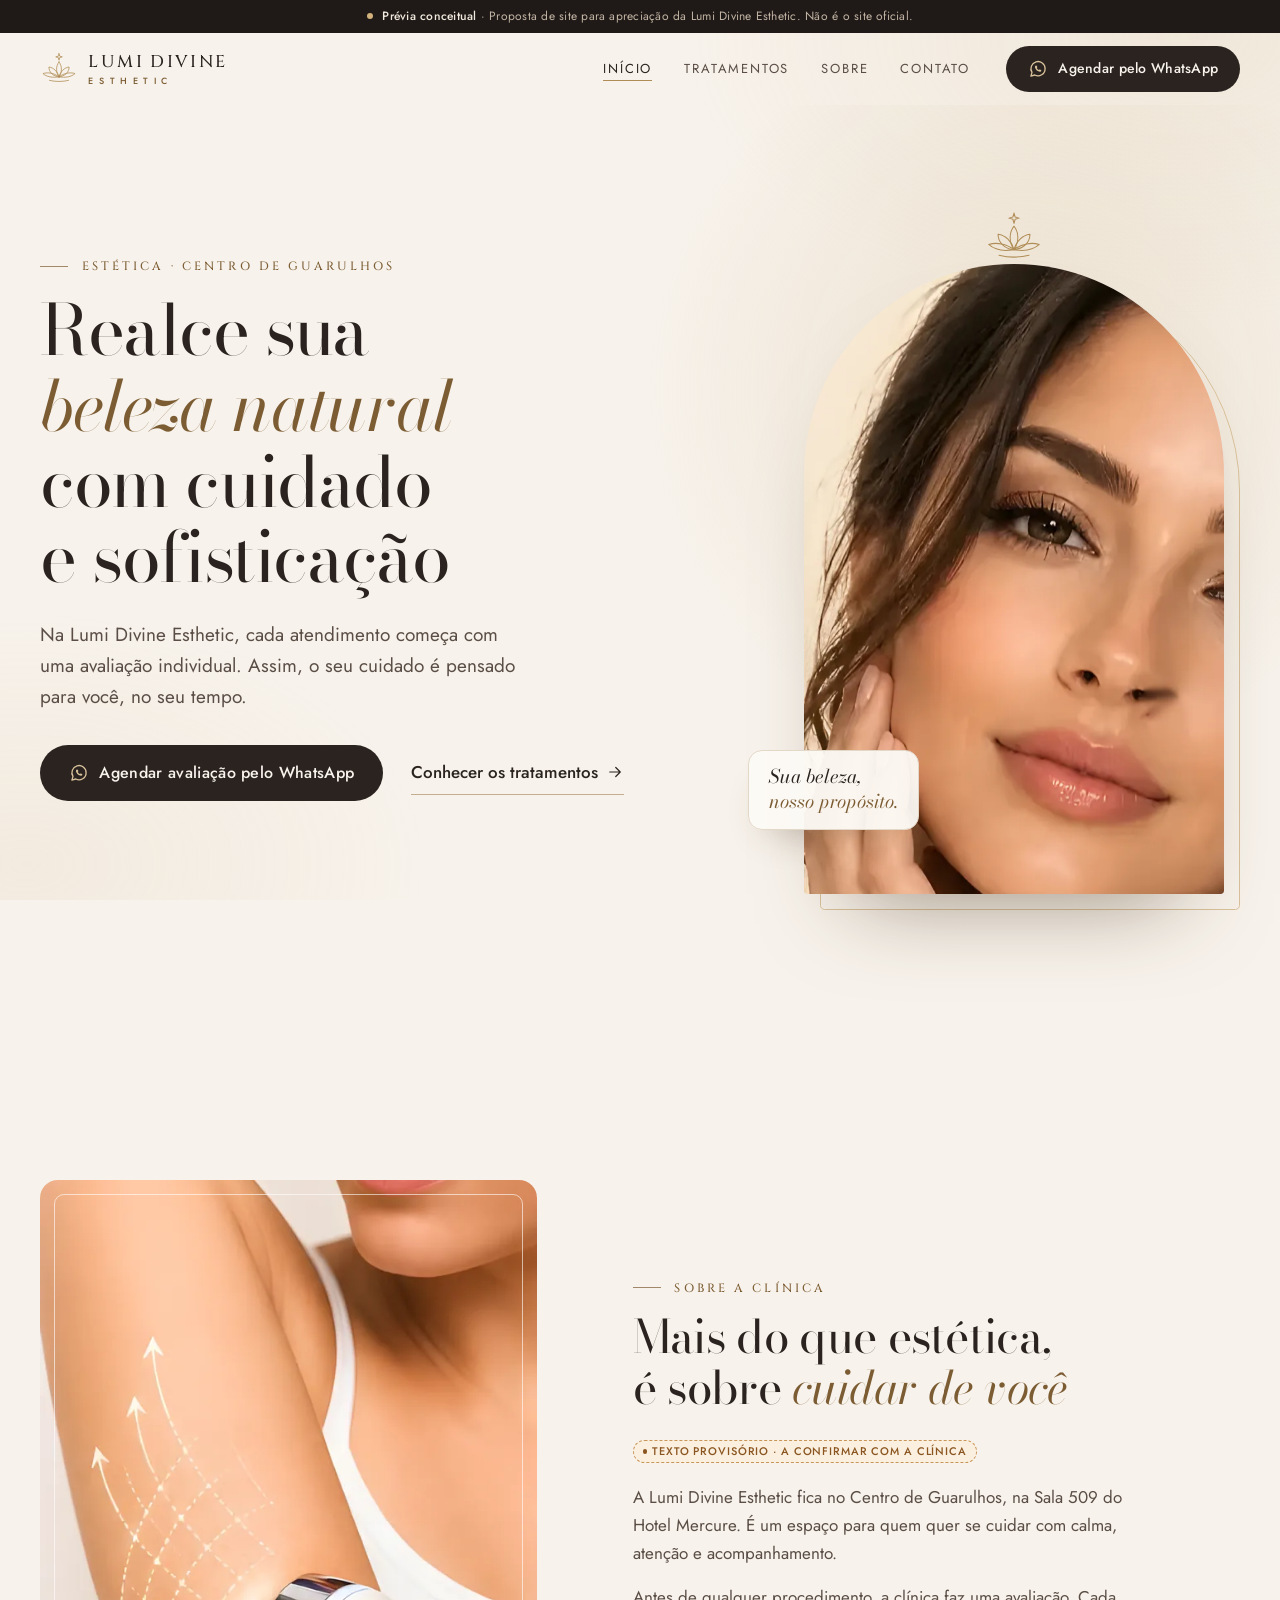
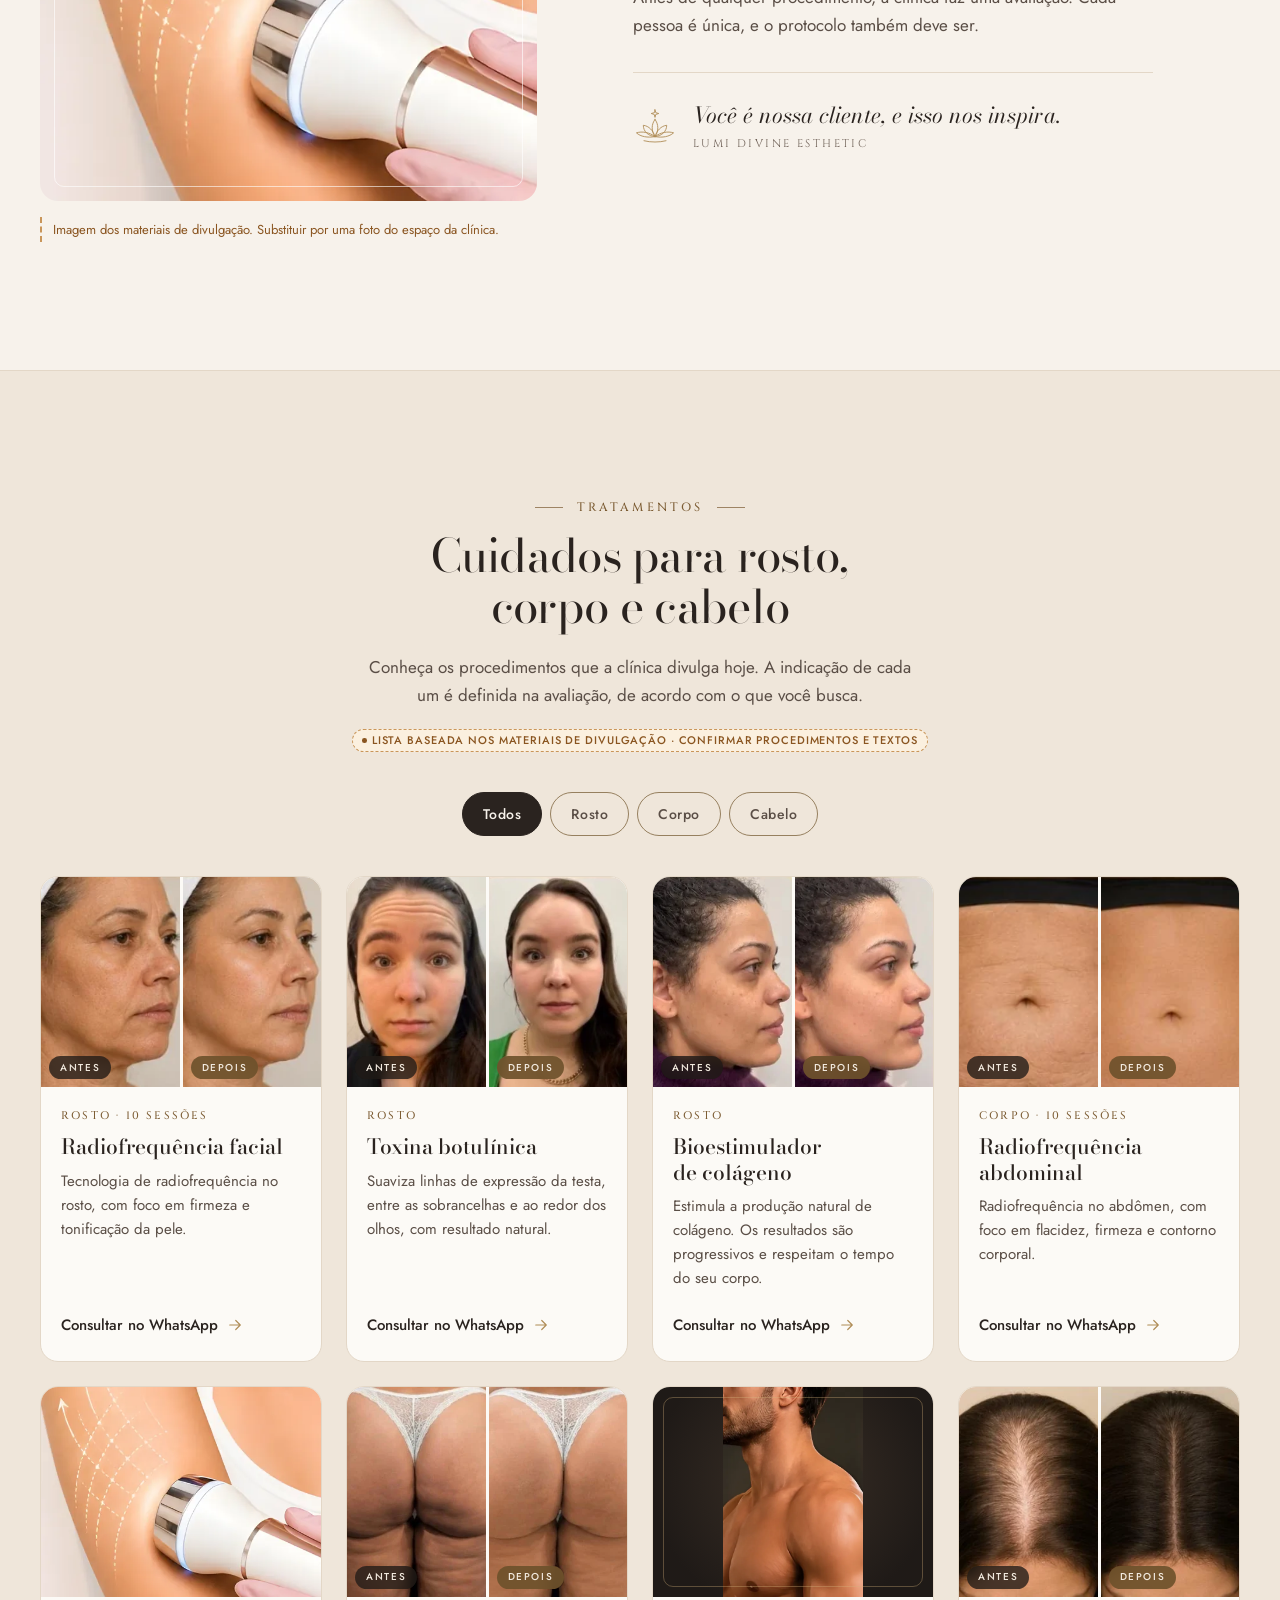
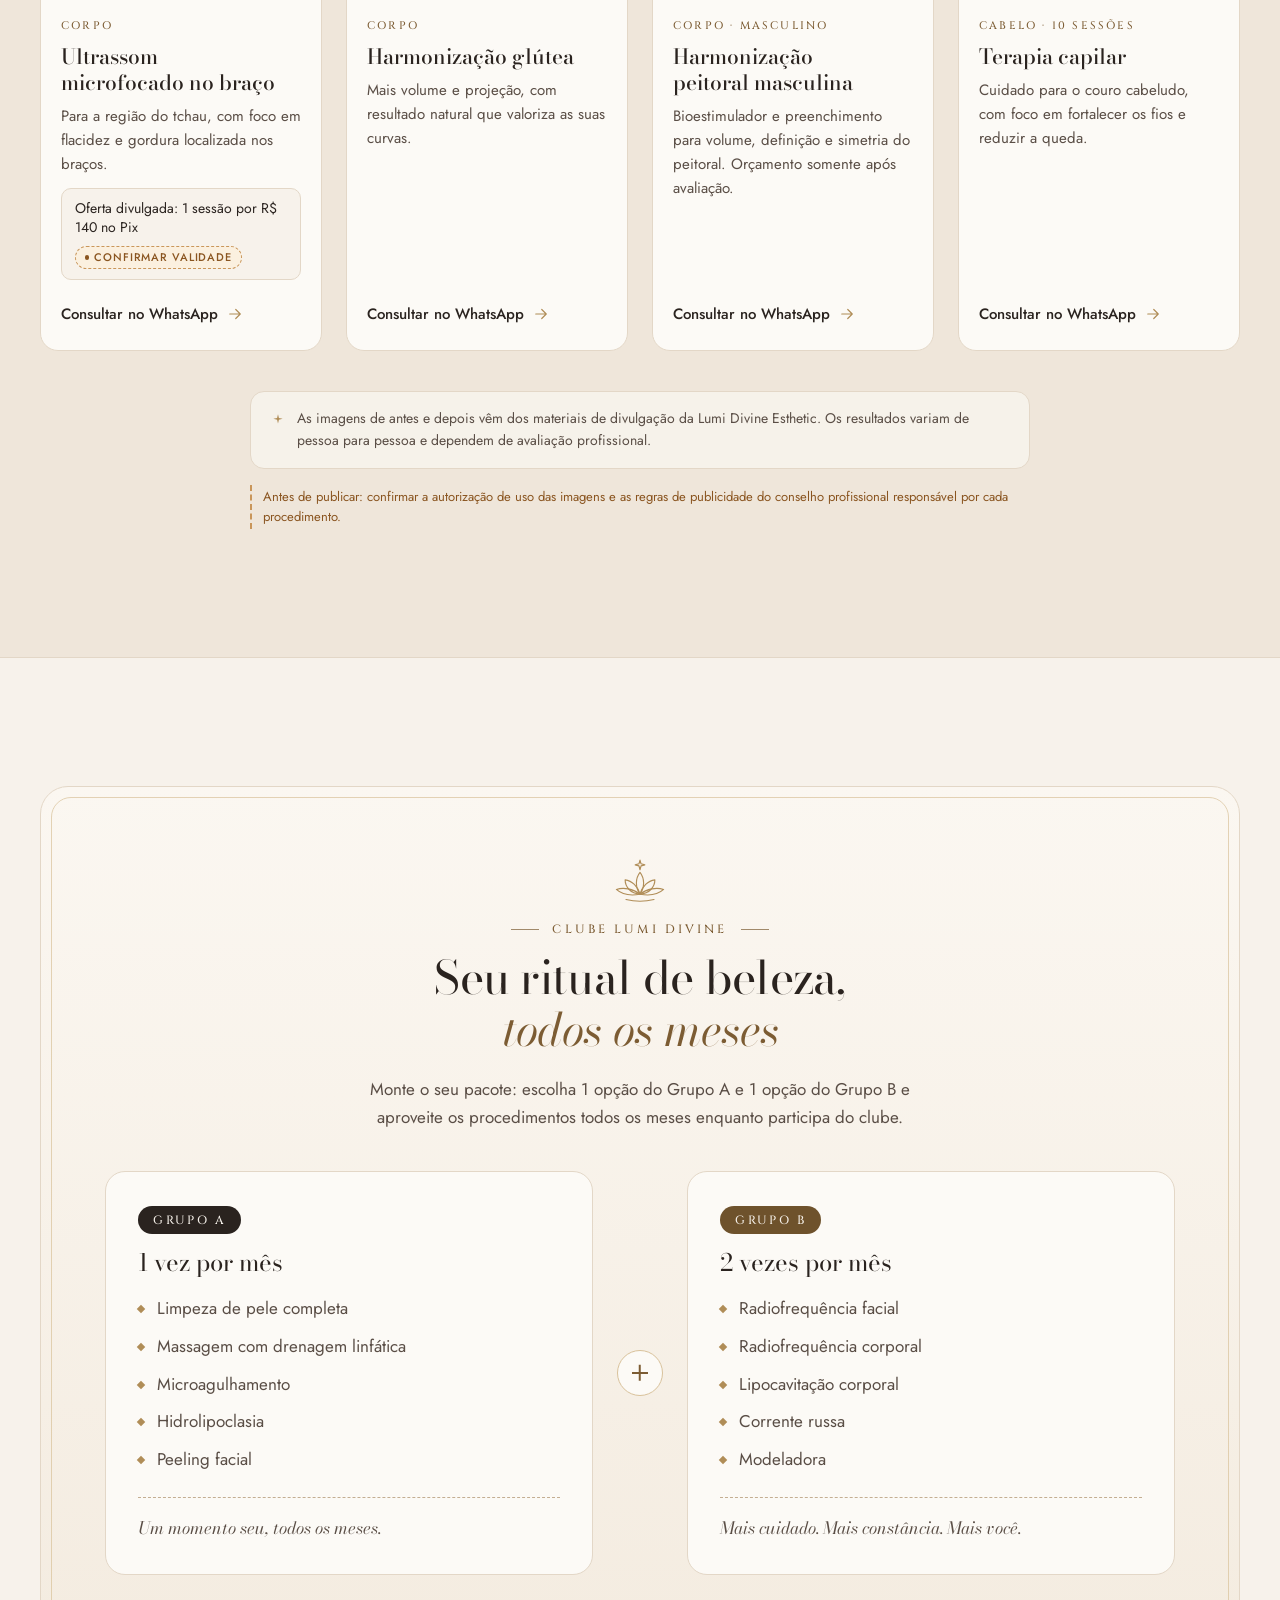
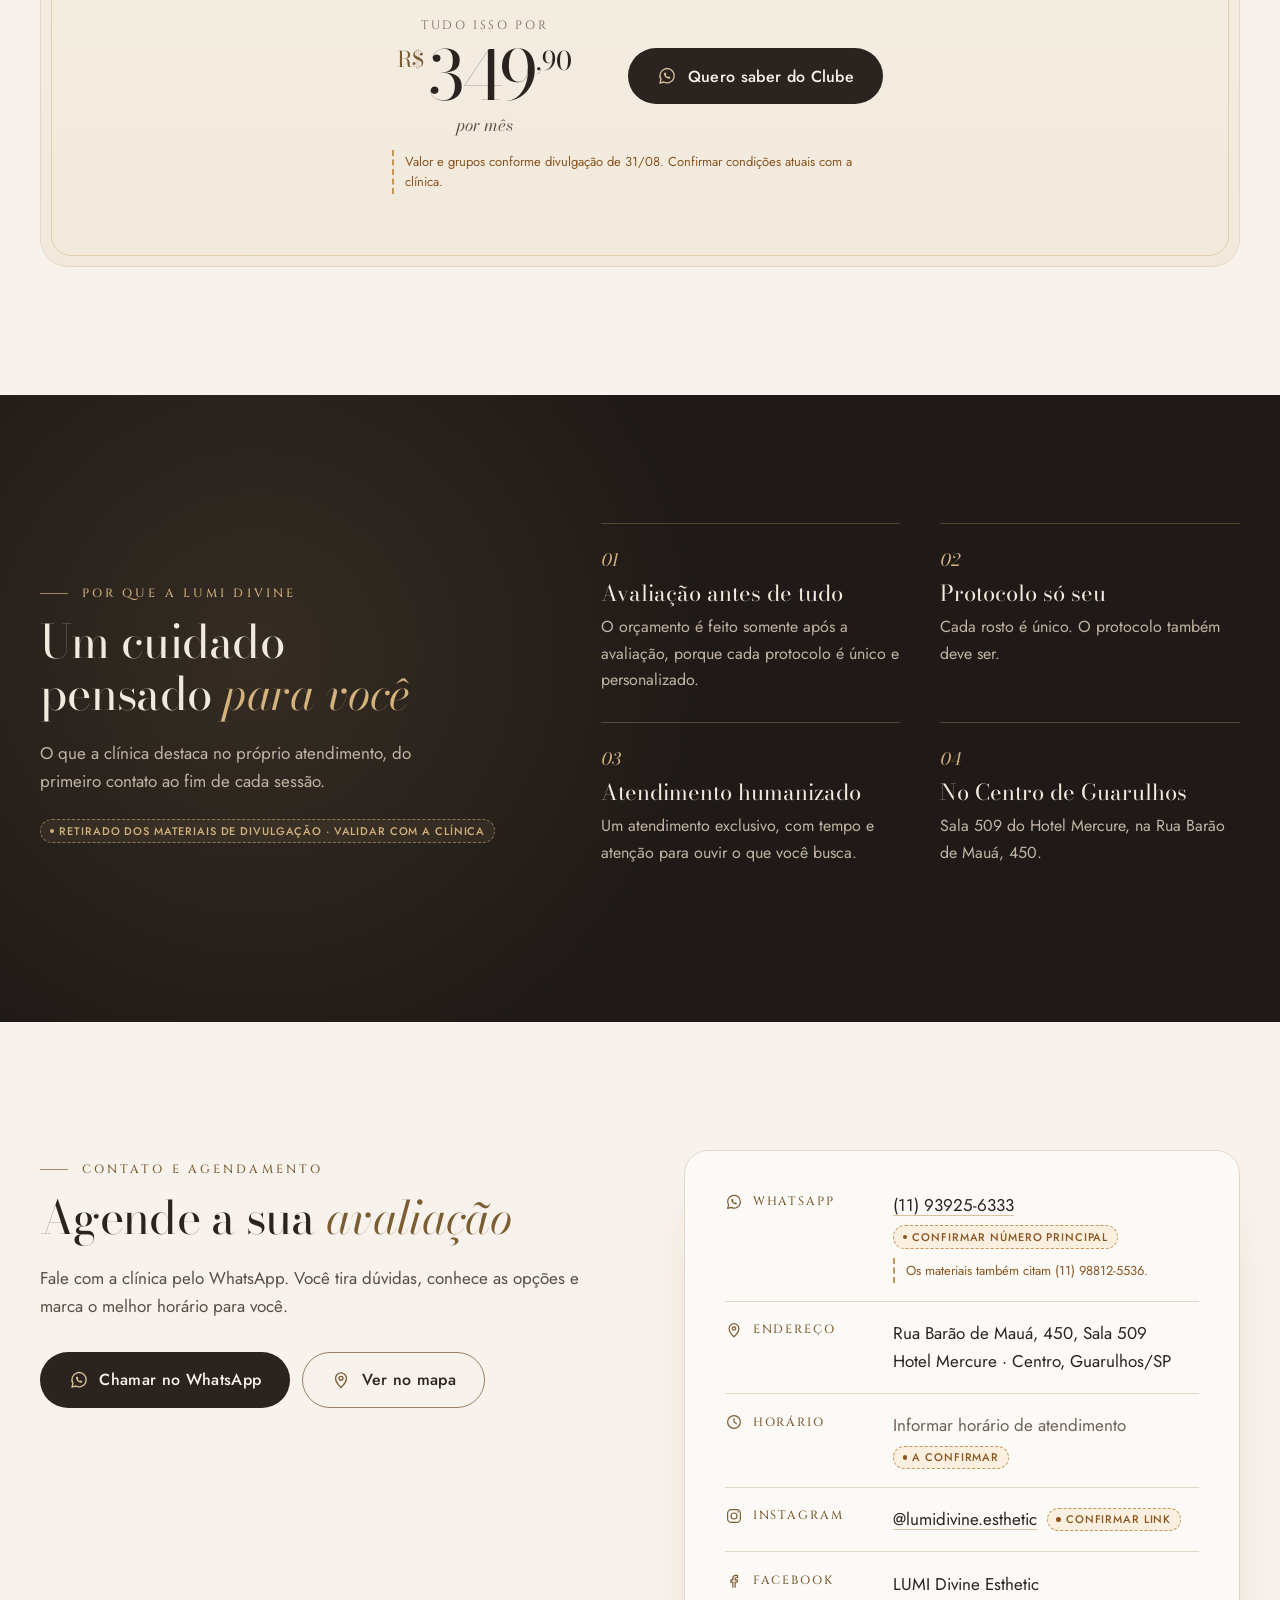
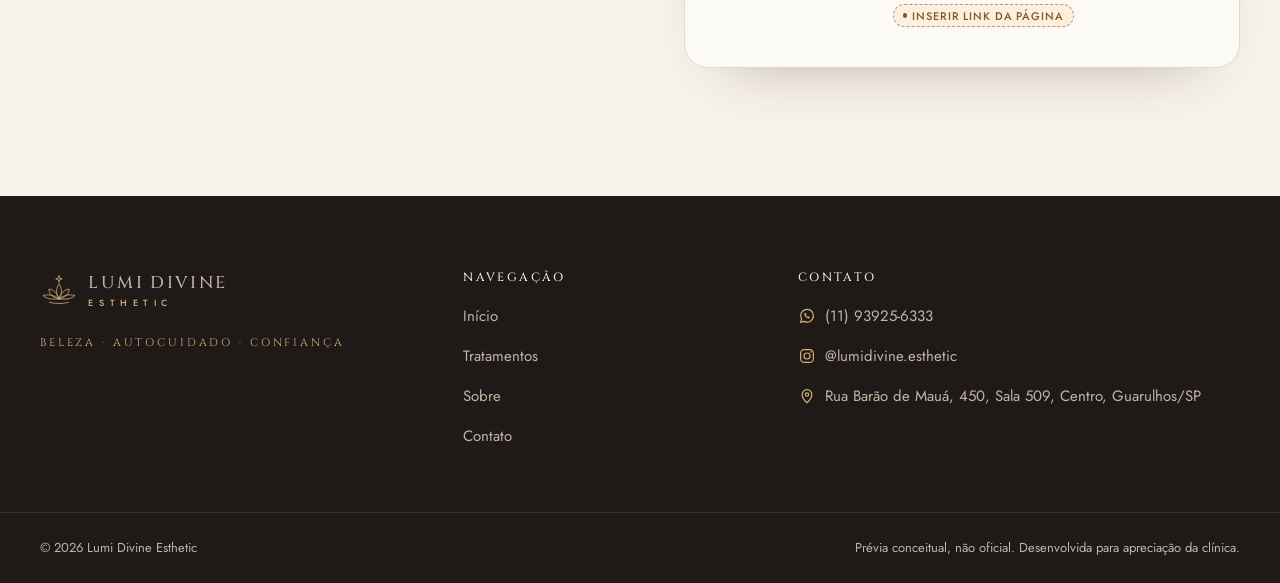
<file: index.html>
<!doctype html>
<html lang="pt-BR" class="no-js">
<head>
  <meta charset="utf-8">
  <meta name="viewport" content="width=device-width, initial-scale=1, viewport-fit=cover">
  <title>Lumi Divine Esthetic | Estética no Centro de Guarulhos</title>
  <meta name="description" content="Lumi Divine Esthetic: estética facial, corporal e capilar no Centro de Guarulhos, no Hotel Mercure. Agende sua avaliação pelo WhatsApp.">
  <meta name="theme-color" content="#f7f2eb">
  <meta name="color-scheme" content="light">

  <!-- PRÉVIA: impede a indexação enquanto o site não for aprovado pela clínica. Remover na publicação oficial. -->
  <meta name="robots" content="noindex, nofollow">

  <!-- DEPLOY STEP: trocar pelos endereços absolutos do domínio definitivo (og:image e og:url exigem URL completa). -->
  <meta property="og:type" content="website">
  <meta property="og:locale" content="pt_BR">
  <meta property="og:title" content="Lumi Divine Esthetic">
  <meta property="og:description" content="Realce sua beleza natural com cuidado e sofisticação. Centro de Guarulhos, Hotel Mercure.">
  <meta property="og:image" content="assets/img/og-image.jpg">
  <meta property="og:url" content="https://SEU-DOMINIO-AQUI/">

  <link rel="icon" type="image/svg+xml" href="assets/img/favicon.svg">
  <link rel="preload" href="assets/fonts/bodoni-moda-latin.woff2" as="font" type="font/woff2" crossorigin>
  <link rel="preload" href="assets/fonts/jost-latin.woff2" as="font" type="font/woff2" crossorigin>
  <link rel="stylesheet" href="assets/css/style.css">
  <script>document.documentElement.classList.replace('no-js', 'js');</script>
</head>

<!--
  MODO PRÉVIA: a classe "is-preview" no <body> mostra a faixa de prévia e as
  marcações "A confirmar". Para a versão oficial, remova a classe e a faixa.
  Detalhes no README.md.
-->
<body class="is-preview">

  <!-- Ícones reutilizáveis (usados com <svg><use href="#i-..."/></svg>) -->
  <svg width="0" height="0" class="sprite" aria-hidden="true" focusable="false">
    <symbol id="i-lotus" viewBox="0 0 64 52">
      <g fill="none" stroke="currentColor" stroke-width="1.3" stroke-linejoin="round" stroke-linecap="round">
        <path d="M32 1l1.2 4.2 4.3 1.2-4.3 1.2L32 12l-1.2-4.4-4.3-1.2 4.3-1.2z"/>
        <path d="M32 15c5.5 7 5.5 17 0 25-5.5-8-5.5-18 0-25z"/>
        <path d="M32 40c-2.5-9-9-15.5-17-16.5 0 8.5 6.5 15.5 17 16.5z"/>
        <path d="M32 40c2.5-9 9-15.5 17-16.5 0 8.5-6.5 15.5-17 16.5z"/>
        <path d="M32 40c-8-6.5-19-8-27-5.5 6 5.5 16 7.5 27 5.5z"/>
        <path d="M32 40c8-6.5 19-8 27-5.5-6 5.5-16 7.5-27 5.5z"/>
        <path d="M16 46c10 2.5 22 2.5 32 0"/>
      </g>
    </symbol>
    <symbol id="i-whatsapp" viewBox="0 0 24 24">
      <path fill="none" stroke="currentColor" stroke-width="1.6" stroke-linejoin="round" d="M20.5 11.6a8.5 8.5 0 0 1-12.4 7.6L3.5 20.5l1.3-4.4A8.5 8.5 0 1 1 20.5 11.6z"/>
      <path fill="currentColor" d="M9.2 8.1c.3-.5.8-.5 1.1-.1l.8 1.3c.2.3.1.7-.1 1l-.5.5c.5 1.1 1.4 2 2.5 2.5l.5-.5c.3-.3.7-.3 1-.1l1.3.8c.4.3.4.8-.1 1.1-.7.6-1.6.8-2.5.5-2.2-.8-3.9-2.5-4.7-4.7-.3-.9-.1-1.8.7-2.3z"/>
    </symbol>
    <symbol id="i-pin" viewBox="0 0 24 24">
      <g fill="none" stroke="currentColor" stroke-width="1.6"><path d="M12 21s-6.5-5.8-6.5-11a6.5 6.5 0 0 1 13 0c0 5.2-6.5 11-6.5 11z"/><circle cx="12" cy="10" r="2.3"/></g>
    </symbol>
    <symbol id="i-clock" viewBox="0 0 24 24">
      <g fill="none" stroke="currentColor" stroke-width="1.6" stroke-linecap="round"><circle cx="12" cy="12" r="8.5"/><path d="M12 7.5V12l3 2"/></g>
    </symbol>
    <symbol id="i-instagram" viewBox="0 0 24 24">
      <g fill="none" stroke="currentColor" stroke-width="1.6"><rect x="3.5" y="3.5" width="17" height="17" rx="5"/><circle cx="12" cy="12" r="4"/></g>
      <circle cx="17.2" cy="6.8" r="1" fill="currentColor"/>
    </symbol>
    <symbol id="i-facebook" viewBox="0 0 24 24">
      <path fill="none" stroke="currentColor" stroke-width="1.6" stroke-linejoin="round" d="M13.5 21v-7.5h2.6l.4-3h-3V8.8c0-.9.3-1.5 1.6-1.5h1.6V4.6c-.3 0-1.2-.1-2.3-.1-2.3 0-3.9 1.4-3.9 4v2h-2.6v3h2.6V21"/>
    </symbol>
    <symbol id="i-arrow" viewBox="0 0 24 24">
      <path fill="none" stroke="currentColor" stroke-width="1.6" stroke-linecap="round" stroke-linejoin="round" d="M5 12h14M13 6l6 6-6 6"/>
    </symbol>
    <symbol id="i-sparkle" viewBox="0 0 24 24">
      <path fill="currentColor" d="M12 2l1.6 6.4L20 10l-6.4 1.6L12 18l-1.6-6.4L4 10l6.4-1.6z"/>
    </symbol>
  </svg>

  <a class="skip-link" href="#main">Pular para o conteúdo</a>

  <div class="preview-bar" role="note">
    <span class="preview-bar__dot" aria-hidden="true"></span>
    <p><strong>Prévia conceitual</strong> · Proposta de site para apreciação da Lumi Divine Esthetic. Não é o site oficial.</p>
  </div>

  <!-- ===================== CABEÇALHO ===================== -->
  <header class="site-header" data-header>
    <div class="container site-header__inner">
      <a class="logo" href="#inicio" aria-label="Lumi Divine Esthetic, voltar ao início">
        <svg class="logo__mark" aria-hidden="true"><use href="#i-lotus"/></svg>
        <span class="logo__text">
          <span class="logo__name">Lumi Divine</span>
          <span class="logo__sub">Esthetic</span>
        </span>
      </a>

      <nav class="nav" aria-label="Principal">
        <button class="nav__toggle" type="button" aria-expanded="false" aria-controls="menu" data-menu-toggle>
          <span class="nav__toggle-lines" aria-hidden="true"></span>
          <span class="visually-hidden">Abrir menu</span>
        </button>
        <div class="nav__panel" id="menu" data-menu>
          <ul class="nav__list">
            <li><a class="nav__link" href="#inicio">Início</a></li>
            <li><a class="nav__link" href="#tratamentos">Tratamentos</a></li>
            <li><a class="nav__link" href="#sobre">Sobre</a></li>
            <li><a class="nav__link" href="#contato">Contato</a></li>
          </ul>
          <a class="btn btn--dark nav__cta" href="https://wa.me/5511939256333" data-wa="agendar" target="_blank" rel="noopener">
            <svg class="btn__icon" aria-hidden="true"><use href="#i-whatsapp"/></svg>
            Agendar pelo WhatsApp
          </a>
        </div>
      </nav>
    </div>
  </header>

  <main id="main" tabindex="-1">

    <!-- ===================== HERO ===================== -->
    <section class="hero" id="inicio" aria-labelledby="hero-title">
      <div class="hero__glow" aria-hidden="true"></div>
      <div class="container hero__grid">
        <div class="hero__copy">
          <p class="kicker reveal">Estética · Centro de Guarulhos</p>
          <h1 class="hero__title reveal" id="hero-title">
            Realce sua <em>beleza natural</em> com cuidado e sofisticação
          </h1>
          <p class="hero__lede reveal">
            Na Lumi Divine Esthetic, cada atendimento começa com uma avaliação individual.
            Assim, o seu cuidado é pensado para você, no seu tempo.
          </p>
          <div class="hero__actions reveal">
            <a class="btn btn--dark btn--lg" href="https://wa.me/5511939256333" data-wa="agendar" target="_blank" rel="noopener">
              <svg class="btn__icon" aria-hidden="true"><use href="#i-whatsapp"/></svg>
              Agendar avaliação pelo WhatsApp
            </a>
            <a class="link-arrow" href="#tratamentos">
              Conhecer os tratamentos
              <svg aria-hidden="true"><use href="#i-arrow"/></svg>
            </a>
          </div>
          <ul class="hero__values reveal" aria-label="Valores da clínica">
            <li>Beleza</li>
            <li>Autocuidado</li>
            <li>Confiança</li>
          </ul>
        </div>

        <div class="hero__media reveal">
          <svg class="hero__lotus" viewBox="0 0 64 52" aria-hidden="true">
            <g fill="none" stroke="currentColor" stroke-width="1.1" stroke-linejoin="round" stroke-linecap="round">
              <path pathLength="1" d="M32 1l1.2 4.2 4.3 1.2-4.3 1.2L32 12l-1.2-4.4-4.3-1.2 4.3-1.2z"/>
              <path pathLength="1" d="M32 15c5.5 7 5.5 17 0 25-5.5-8-5.5-18 0-25z"/>
              <path pathLength="1" d="M32 40c-2.5-9-9-15.5-17-16.5 0 8.5 6.5 15.5 17 16.5z"/>
              <path pathLength="1" d="M32 40c2.5-9 9-15.5 17-16.5 0 8.5-6.5 15.5-17 16.5z"/>
              <path pathLength="1" d="M32 40c-8-6.5-19-8-27-5.5 6 5.5 16 7.5 27 5.5z"/>
              <path pathLength="1" d="M32 40c8-6.5 19-8 27-5.5-6 5.5-16 7.5-27 5.5z"/>
              <path pathLength="1" d="M16 46c10 2.5 22 2.5 32 0"/>
            </g>
          </svg>
          <div class="arch">
            <img class="arch__img"
                 src="assets/img/hero-retrato-640.webp"
                 srcset="assets/img/hero-retrato-640.webp 640w, assets/img/hero-retrato-1040.webp 1040w"
                 sizes="(min-width: 960px) 420px, 78vw"
                 width="1040" height="1580"
                 alt="Retrato de mulher com pele iluminada, tocando o rosto com delicadeza"
                 fetchpriority="high" decoding="async">
          </div>
          <p class="hero__note">
            <span class="script">Sua beleza,</span>
            <span class="script">nosso propósito.</span>
          </p>
        </div>
      </div>
    </section>

    <!-- ===================== SOBRE ===================== -->
    <section class="section about" id="sobre" aria-labelledby="sobre-title">
      <div class="container about__grid">
        <figure class="about__media reveal">
          <div class="about__frame">
          <img src="assets/img/sobre-cuidado-600.webp"
               srcset="assets/img/sobre-cuidado-600.webp 600w, assets/img/sobre-cuidado-960.webp 960w"
               sizes="(min-width: 960px) 460px, 90vw"
               width="960" height="1200" loading="lazy" decoding="async"
               alt="Profissional de luvas aplicando aparelho estético na parte de trás do braço de uma cliente">
          </div>
          <figcaption class="pendente-bloco">Imagem dos materiais de divulgação. Substituir por uma foto do espaço da clínica.</figcaption>
        </figure>

        <div class="about__copy">
          <p class="kicker reveal">Sobre a clínica</p>
          <h2 class="section-title reveal" id="sobre-title">
            Mais do que estética, é sobre <em>cuidar de você</em>
          </h2>
          <p class="pendente reveal">Texto provisório · a confirmar com a clínica</p>
          <div class="prose reveal">
            <p>
              A Lumi Divine Esthetic fica no Centro de Guarulhos, na Sala 509 do Hotel Mercure.
              É um espaço para quem quer se cuidar com calma, atenção e acompanhamento.
            </p>
            <p>
              Antes de qualquer procedimento, a clínica faz uma avaliação. Cada pessoa é única,
              e o protocolo também deve ser.
            </p>
          </div>
          <blockquote class="quote reveal">
            <svg class="quote__mark" aria-hidden="true"><use href="#i-lotus"/></svg>
            <p>Você é nossa cliente, e isso nos inspira.</p>
            <footer>Lumi Divine Esthetic</footer>
          </blockquote>
        </div>
      </div>
    </section>

    <!-- ===================== TRATAMENTOS ===================== -->
    <section class="section treatments" id="tratamentos" aria-labelledby="tratamentos-title">
      <div class="container">
        <header class="section-head section-head--center">
          <p class="kicker reveal">Tratamentos</p>
          <h2 class="section-title reveal" id="tratamentos-title">Cuidados para rosto, corpo e cabelo</h2>
          <p class="section-lede reveal">
            Conheça os procedimentos que a clínica divulga hoje. A indicação de cada um
            é definida na avaliação, de acordo com o que você busca.
          </p>
          <p class="pendente reveal">Lista baseada nos materiais de divulgação · confirmar procedimentos e textos</p>
        </header>

        <div class="filters reveal" role="group" aria-label="Filtrar tratamentos">
          <button class="chip" type="button" aria-pressed="true" data-filter="todos">Todos</button>
          <button class="chip" type="button" aria-pressed="false" data-filter="rosto">Rosto</button>
          <button class="chip" type="button" aria-pressed="false" data-filter="corpo">Corpo</button>
          <button class="chip" type="button" aria-pressed="false" data-filter="cabelo">Cabelo</button>
        </div>
        <p class="visually-hidden" aria-live="polite" data-filter-status></p>

        <!--
          CARDS DE TRATAMENTO
          Cada <li class="card"> é independente: copie, edite ou apague o bloco inteiro.
          data-categoria: rosto | corpo | cabelo (usado pelos filtros)
          data-wa-assunto: nome usado na mensagem pronta do WhatsApp
        -->
        <ul class="cards" role="list" data-cards>

          <!-- CARD: Radiofrequência facial -->
          <li class="card reveal" data-categoria="rosto">
            <div class="card__media ba">
              <figure class="ba__item"><img src="assets/img/tratamentos/rf-facial-antes.webp" width="161" height="242" loading="lazy" decoding="async" alt="Antes: rosto de mulher de perfil, antes da radiofrequência facial"><figcaption class="ba__tag">Antes</figcaption></figure>
              <figure class="ba__item"><img src="assets/img/tratamentos/rf-facial-depois.webp" width="161" height="242" loading="lazy" decoding="async" alt="Depois: o mesmo rosto após 10 sessões de radiofrequência facial"><figcaption class="ba__tag ba__tag--after">Depois</figcaption></figure>
            </div>
            <div class="card__body">
              <p class="card__meta">Rosto · 10 sessões</p>
              <h3 class="card__title">Radiofrequência facial</h3>
              <p class="card__text">Tecnologia de radiofrequência no rosto, com foco em firmeza e tonificação da pele.</p>
              <a class="card__cta" href="https://wa.me/5511939256333" data-wa-assunto="Radiofrequência facial" target="_blank" rel="noopener">
                Consultar no WhatsApp <svg aria-hidden="true"><use href="#i-arrow"/></svg>
              </a>
            </div>
          </li>

          <!-- CARD: Toxina botulínica -->
          <li class="card reveal" data-categoria="rosto">
            <div class="card__media ba">
              <figure class="ba__item"><img src="assets/img/tratamentos/toxina-antes.webp" width="200" height="300" loading="lazy" decoding="async" alt="Antes: mulher de frente com linhas de expressão marcadas na testa"><figcaption class="ba__tag">Antes</figcaption></figure>
              <figure class="ba__item"><img src="assets/img/tratamentos/toxina-depois.webp" width="200" height="300" loading="lazy" decoding="async" alt="Depois: a mesma mulher com a testa mais lisa"><figcaption class="ba__tag ba__tag--after">Depois</figcaption></figure>
            </div>
            <div class="card__body">
              <p class="card__meta">Rosto</p>
              <h3 class="card__title">Toxina botulínica</h3>
              <p class="card__text">Suaviza linhas de expressão da testa, entre as sobrancelhas e ao redor dos olhos, com resultado natural.</p>
              <a class="card__cta" href="https://wa.me/5511939256333" data-wa-assunto="Toxina botulínica" target="_blank" rel="noopener">
                Consultar no WhatsApp <svg aria-hidden="true"><use href="#i-arrow"/></svg>
              </a>
            </div>
          </li>

          <!-- CARD: Bioestimulador de colágeno -->
          <li class="card reveal" data-categoria="rosto">
            <div class="card__media ba">
              <figure class="ba__item"><img src="assets/img/tratamentos/colageno-antes.webp" width="228" height="342" loading="lazy" decoding="async" alt="Antes: rosto de mulher de perfil, antes do bioestimulador de colágeno"><figcaption class="ba__tag">Antes</figcaption></figure>
              <figure class="ba__item"><img src="assets/img/tratamentos/colageno-depois.webp" width="228" height="342" loading="lazy" decoding="async" alt="Depois: o mesmo rosto com a pele mais uniforme"><figcaption class="ba__tag ba__tag--after">Depois</figcaption></figure>
            </div>
            <div class="card__body">
              <p class="card__meta">Rosto</p>
              <h3 class="card__title">Bioestimulador de colágeno</h3>
              <p class="card__text">Estimula a produção natural de colágeno. Os resultados são progressivos e respeitam o tempo do seu corpo.</p>
              <a class="card__cta" href="https://wa.me/5511939256333" data-wa-assunto="Bioestimulador de colágeno" target="_blank" rel="noopener">
                Consultar no WhatsApp <svg aria-hidden="true"><use href="#i-arrow"/></svg>
              </a>
            </div>
          </li>

          <!-- CARD: Radiofrequência abdominal -->
          <li class="card reveal" data-categoria="corpo">
            <div class="card__media ba">
              <figure class="ba__item"><img src="assets/img/tratamentos/rf-abdominal-antes.webp" width="128" height="192" loading="lazy" decoding="async" alt="Antes: abdômen com flacidez, antes da radiofrequência"><figcaption class="ba__tag">Antes</figcaption></figure>
              <figure class="ba__item"><img src="assets/img/tratamentos/rf-abdominal-depois.webp" width="128" height="192" loading="lazy" decoding="async" alt="Depois: o mesmo abdômen após 10 sessões de radiofrequência"><figcaption class="ba__tag ba__tag--after">Depois</figcaption></figure>
            </div>
            <div class="card__body">
              <p class="card__meta">Corpo · 10 sessões</p>
              <h3 class="card__title">Radiofrequência abdominal</h3>
              <p class="card__text">Radiofrequência no abdômen, com foco em flacidez, firmeza e contorno corporal.</p>
              <a class="card__cta" href="https://wa.me/5511939256333" data-wa-assunto="Radiofrequência abdominal" target="_blank" rel="noopener">
                Consultar no WhatsApp <svg aria-hidden="true"><use href="#i-arrow"/></svg>
              </a>
            </div>
          </li>

          <!-- CARD: Ultrassom microfocado no braço -->
          <li class="card reveal" data-categoria="corpo">
            <figure class="card__media">
              <img src="assets/img/tratamentos/ultrassom-braco-480.webp"
                   srcset="assets/img/tratamentos/ultrassom-braco-480.webp 480w, assets/img/tratamentos/ultrassom-braco-800.webp 800w"
                   sizes="(min-width: 1080px) 280px, (min-width: 640px) 45vw, 82vw"
                   width="800" height="600" loading="lazy" decoding="async"
                   alt="Aparelho de ultrassom aplicado na parte de trás do braço">
            </figure>
            <div class="card__body">
              <p class="card__meta">Corpo</p>
              <h3 class="card__title">Ultrassom microfocado no braço</h3>
              <p class="card__text">Para a região do tchau, com foco em flacidez e gordura localizada nos braços.</p>
              <p class="card__offer">Oferta divulgada: 1 sessão por R$ 140 no Pix <span class="pendente">confirmar validade</span></p>
              <a class="card__cta" href="https://wa.me/5511939256333" data-wa-assunto="Ultrassom microfocado no braço" target="_blank" rel="noopener">
                Consultar no WhatsApp <svg aria-hidden="true"><use href="#i-arrow"/></svg>
              </a>
            </div>
          </li>

          <!-- CARD: Harmonização glútea -->
          <li class="card reveal" data-categoria="corpo">
            <div class="card__media ba">
              <figure class="ba__item"><img src="assets/img/tratamentos/glutea-antes.webp" width="220" height="330" loading="lazy" decoding="async" alt="Antes: glúteos vistos de costas, antes da harmonização"><figcaption class="ba__tag">Antes</figcaption></figure>
              <figure class="ba__item"><img src="assets/img/tratamentos/glutea-depois.webp" width="220" height="330" loading="lazy" decoding="async" alt="Depois: glúteos com mais volume e projeção"><figcaption class="ba__tag ba__tag--after">Depois</figcaption></figure>
            </div>
            <div class="card__body">
              <p class="card__meta">Corpo</p>
              <h3 class="card__title">Harmonização glútea</h3>
              <p class="card__text">Mais volume e projeção, com resultado natural que valoriza as suas curvas.</p>
              <a class="card__cta" href="https://wa.me/5511939256333" data-wa-assunto="Harmonização glútea" target="_blank" rel="noopener">
                Consultar no WhatsApp <svg aria-hidden="true"><use href="#i-arrow"/></svg>
              </a>
            </div>
          </li>

          <!-- CARD: Harmonização peitoral masculina -->
          <li class="card reveal" data-categoria="corpo">
            <figure class="card__media card__media--portrait">
              <img src="assets/img/tratamentos/peitoral-retrato-440.webp"
                   srcset="assets/img/tratamentos/peitoral-retrato-440.webp 440w, assets/img/tratamentos/peitoral-retrato-672.webp 672w"
                   sizes="(min-width: 1080px) 140px, (min-width: 640px) 24vw, 42vw"
                   width="672" height="1008" loading="lazy" decoding="async"
                   alt="Homem de perfil com peitoral e ombro definidos, imagem de divulgação">
            </figure>
            <div class="card__body">
              <p class="card__meta">Corpo · Masculino</p>
              <h3 class="card__title">Harmonização peitoral masculina</h3>
              <p class="card__text">Bioestimulador e preenchimento para volume, definição e simetria do peitoral. Orçamento somente após avaliação.</p>
              <a class="card__cta" href="https://wa.me/5511939256333" data-wa-assunto="Harmonização peitoral masculina" target="_blank" rel="noopener">
                Consultar no WhatsApp <svg aria-hidden="true"><use href="#i-arrow"/></svg>
              </a>
            </div>
          </li>

          <!-- CARD: Terapia capilar -->
          <li class="card reveal" data-categoria="cabelo">
            <div class="card__media ba">
              <figure class="ba__item"><img src="assets/img/tratamentos/capilar-antes.webp" width="180" height="270" loading="lazy" decoding="async" alt="Antes: couro cabeludo visto de cima, com a risca aberta e fios ralos"><figcaption class="ba__tag">Antes</figcaption></figure>
              <figure class="ba__item"><img src="assets/img/tratamentos/capilar-depois.webp" width="180" height="270" loading="lazy" decoding="async" alt="Depois: o mesmo couro cabeludo com mais densidade após 10 sessões"><figcaption class="ba__tag ba__tag--after">Depois</figcaption></figure>
            </div>
            <div class="card__body">
              <p class="card__meta">Cabelo · 10 sessões</p>
              <h3 class="card__title">Terapia capilar</h3>
              <p class="card__text">Cuidado para o couro cabeludo, com foco em fortalecer os fios e reduzir a queda.</p>
              <a class="card__cta" href="https://wa.me/5511939256333" data-wa-assunto="Terapia capilar" target="_blank" rel="noopener">
                Consultar no WhatsApp <svg aria-hidden="true"><use href="#i-arrow"/></svg>
              </a>
            </div>
          </li>

        </ul>
        <p class="cards-hint" aria-hidden="true">Deslize para ver mais <svg><use href="#i-arrow"/></svg></p>

        <div class="disclaimer reveal">
          <svg aria-hidden="true"><use href="#i-sparkle"/></svg>
          <p>
            As imagens de antes e depois vêm dos materiais de divulgação da Lumi Divine Esthetic.
            Os resultados variam de pessoa para pessoa e dependem de avaliação profissional.
          </p>
        </div>
        <p class="pendente-bloco reveal">
          Antes de publicar: confirmar a autorização de uso das imagens e as regras de publicidade
          do conselho profissional responsável por cada procedimento.
        </p>
      </div>
    </section>

    <!-- ===================== CLUBE ===================== -->
    <section class="section club" id="clube" aria-labelledby="clube-title">
      <div class="container">
        <div class="club__frame reveal">
          <header class="section-head section-head--center">
            <svg class="club__lotus" aria-hidden="true"><use href="#i-lotus"/></svg>
            <p class="kicker">Clube Lumi Divine</p>
            <h2 class="section-title" id="clube-title">Seu ritual de beleza, <em>todos os meses</em></h2>
            <p class="section-lede">
              Monte o seu pacote: escolha 1 opção do Grupo A e 1 opção do Grupo B
              e aproveite os procedimentos todos os meses enquanto participa do clube.
            </p>
          </header>

          <div class="club__groups">
            <article class="group">
              <p class="group__badge">Grupo A</p>
              <h3 class="group__freq">1 vez por mês</h3>
              <ul class="group__list">
                <li>Limpeza de pele completa</li>
                <li>Massagem com drenagem linfática</li>
                <li>Microagulhamento</li>
                <li>Hidrolipoclasia</li>
                <li>Peeling facial</li>
              </ul>
              <p class="group__foot">Um momento seu, todos os meses.</p>
            </article>

            <span class="club__plus" aria-hidden="true"></span>

            <article class="group">
              <p class="group__badge group__badge--gold">Grupo B</p>
              <h3 class="group__freq">2 vezes por mês</h3>
              <ul class="group__list">
                <li>Radiofrequência facial</li>
                <li>Radiofrequência corporal</li>
                <li>Lipocavitação corporal</li>
                <li>Corrente russa</li>
                <li>Modeladora</li>
              </ul>
              <p class="group__foot">Mais cuidado. Mais constância. Mais você.</p>
            </article>
          </div>

          <div class="club__price">
            <p class="price">
              <span class="price__label">Tudo isso por</span>
              <span class="price__value"><span class="price__currency">R$</span>349<span class="price__cents">,90</span></span>
              <span class="price__period">por mês</span>
            </p>
            <a class="btn btn--dark btn--lg" href="https://wa.me/5511939256333" data-wa-assunto="o Clube Lumi Divine" target="_blank" rel="noopener">
              <svg class="btn__icon" aria-hidden="true"><use href="#i-whatsapp"/></svg>
              Quero saber do Clube
            </a>
          </div>
          <p class="pendente-bloco">Valor e grupos conforme divulgação de 31/08. Confirmar condições atuais com a clínica.</p>
        </div>
      </div>
    </section>

    <!-- ===================== DIFERENCIAIS ===================== -->
    <section class="section values" id="diferenciais" aria-labelledby="diferenciais-title">
      <div class="container values__grid">
        <header class="values__head">
          <p class="kicker kicker--light reveal">Por que a Lumi Divine</p>
          <h2 class="section-title section-title--light reveal" id="diferenciais-title">Um cuidado pensado <em>para você</em></h2>
          <p class="values__lede reveal">
            O que a clínica destaca no próprio atendimento, do primeiro contato ao fim de cada sessão.
          </p>
          <p class="pendente pendente--dark reveal">Retirado dos materiais de divulgação · validar com a clínica</p>
        </header>

        <ol class="values__list" role="list">
          <li class="value reveal">
            <span class="value__num" aria-hidden="true">01</span>
            <h3 class="value__title">Avaliação antes de tudo</h3>
            <p>O orçamento é feito somente após a avaliação, porque cada protocolo é único e personalizado.</p>
          </li>
          <li class="value reveal">
            <span class="value__num" aria-hidden="true">02</span>
            <h3 class="value__title">Protocolo só seu</h3>
            <p>Cada rosto é único. O protocolo também deve ser.</p>
          </li>
          <li class="value reveal">
            <span class="value__num" aria-hidden="true">03</span>
            <h3 class="value__title">Atendimento humanizado</h3>
            <p>Um atendimento exclusivo, com tempo e atenção para ouvir o que você busca.</p>
          </li>
          <li class="value reveal">
            <span class="value__num" aria-hidden="true">04</span>
            <h3 class="value__title">No Centro de Guarulhos</h3>
            <p>Sala 509 do Hotel Mercure, na Rua Barão de Mauá, 450.</p>
          </li>
        </ol>
      </div>
    </section>

    <!-- ===================== CONTATO ===================== -->
    <section class="section contact" id="contato" aria-labelledby="contato-title">
      <div class="container contact__grid">
        <div class="contact__copy">
          <p class="kicker reveal">Contato e agendamento</p>
          <h2 class="section-title reveal" id="contato-title">Agende a sua <em>avaliação</em></h2>
          <p class="section-lede reveal">
            Fale com a clínica pelo WhatsApp. Você tira dúvidas, conhece as opções
            e marca o melhor horário para você.
          </p>
          <div class="contact__actions reveal">
            <a class="btn btn--dark btn--lg" href="https://wa.me/5511939256333" data-wa="agendar" target="_blank" rel="noopener">
              <svg class="btn__icon" aria-hidden="true"><use href="#i-whatsapp"/></svg>
              Chamar no WhatsApp
            </a>
            <a class="btn btn--ghost btn--lg" href="https://www.google.com/maps/search/?api=1&amp;query=Rua%20Bar%C3%A3o%20de%20Mau%C3%A1%2C%20450%2C%20Centro%2C%20Guarulhos%20SP" target="_blank" rel="noopener">
              <svg class="btn__icon" aria-hidden="true"><use href="#i-pin"/></svg>
              Ver no mapa
            </a>
          </div>
        </div>

        <div class="contact__card reveal">
          <dl class="info">
            <div class="info__row">
              <dt><svg aria-hidden="true"><use href="#i-whatsapp"/></svg>WhatsApp</dt>
              <dd>
                <a href="https://wa.me/5511939256333" data-wa="agendar" target="_blank" rel="noopener">(11) 93925-6333</a>
                <span class="pendente">confirmar número principal</span>
                <span class="pendente-bloco">Os materiais também citam (11) 98812-5536.</span>
              </dd>
            </div>
            <div class="info__row">
              <dt><svg aria-hidden="true"><use href="#i-pin"/></svg>Endereço</dt>
              <dd>
                <address>
                  Rua Barão de Mauá, 450, Sala 509<br>
                  Hotel Mercure · Centro, Guarulhos/SP
                </address>
              </dd>
            </div>
            <div class="info__row">
              <dt><svg aria-hidden="true"><use href="#i-clock"/></svg>Horário</dt>
              <dd>
                <span class="info__muted">Informar horário de atendimento</span>
                <span class="pendente">a confirmar</span>
              </dd>
            </div>
            <div class="info__row">
              <dt><svg aria-hidden="true"><use href="#i-instagram"/></svg>Instagram</dt>
              <dd>
                <a href="https://www.instagram.com/lumidivine.esthetic/" target="_blank" rel="noopener">@lumidivine.esthetic</a>
                <span class="pendente">confirmar link</span>
              </dd>
            </div>
            <div class="info__row">
              <dt><svg aria-hidden="true"><use href="#i-facebook"/></svg>Facebook</dt>
              <dd>
                <span>LUMI Divine Esthetic</span>
                <span class="pendente">inserir link da página</span>
              </dd>
            </div>
          </dl>
        </div>
      </div>
    </section>

  </main>

  <!-- ===================== RODAPÉ ===================== -->
  <footer class="site-footer">
    <div class="container site-footer__grid">
      <div class="site-footer__brand">
        <a class="logo logo--light" href="#inicio" aria-label="Lumi Divine Esthetic, voltar ao início">
          <svg class="logo__mark" aria-hidden="true"><use href="#i-lotus"/></svg>
          <span class="logo__text">
            <span class="logo__name">Lumi Divine</span>
            <span class="logo__sub">Esthetic</span>
          </span>
        </a>
        <p class="site-footer__tagline">Beleza · Autocuidado · Confiança</p>
      </div>

      <nav class="site-footer__nav" aria-label="Rodapé">
        <p class="site-footer__heading">Navegação</p>
        <ul>
          <li><a href="#inicio">Início</a></li>
          <li><a href="#tratamentos">Tratamentos</a></li>
          <li><a href="#sobre">Sobre</a></li>
          <li><a href="#contato">Contato</a></li>
        </ul>
      </nav>

      <div class="site-footer__contact">
        <p class="site-footer__heading">Contato</p>
        <ul>
          <li><a href="https://wa.me/5511939256333" data-wa="agendar" target="_blank" rel="noopener"><svg aria-hidden="true"><use href="#i-whatsapp"/></svg>(11) 93925-6333</a></li>
          <li><a href="https://www.instagram.com/lumidivine.esthetic/" target="_blank" rel="noopener"><svg aria-hidden="true"><use href="#i-instagram"/></svg>@lumidivine.esthetic</a></li>
          <li><span><svg aria-hidden="true"><use href="#i-pin"/></svg>Rua Barão de Mauá, 450, Sala 509, Centro, Guarulhos/SP</span></li>
        </ul>
      </div>
    </div>

    <div class="container site-footer__bottom">
      <p>© <span data-year>2026</span> Lumi Divine Esthetic</p>
      <p class="site-footer__preview">Prévia conceitual, não oficial. Desenvolvida para apreciação da clínica.</p>
    </div>
  </footer>

  <a class="wa-float" href="https://wa.me/5511939256333" data-wa="agendar" target="_blank" rel="noopener" aria-label="Agendar pelo WhatsApp" data-wa-float>
    <svg aria-hidden="true"><use href="#i-whatsapp"/></svg>
  </a>

  <script src="assets/js/main.js" defer></script>
</body>
</html>
</file>
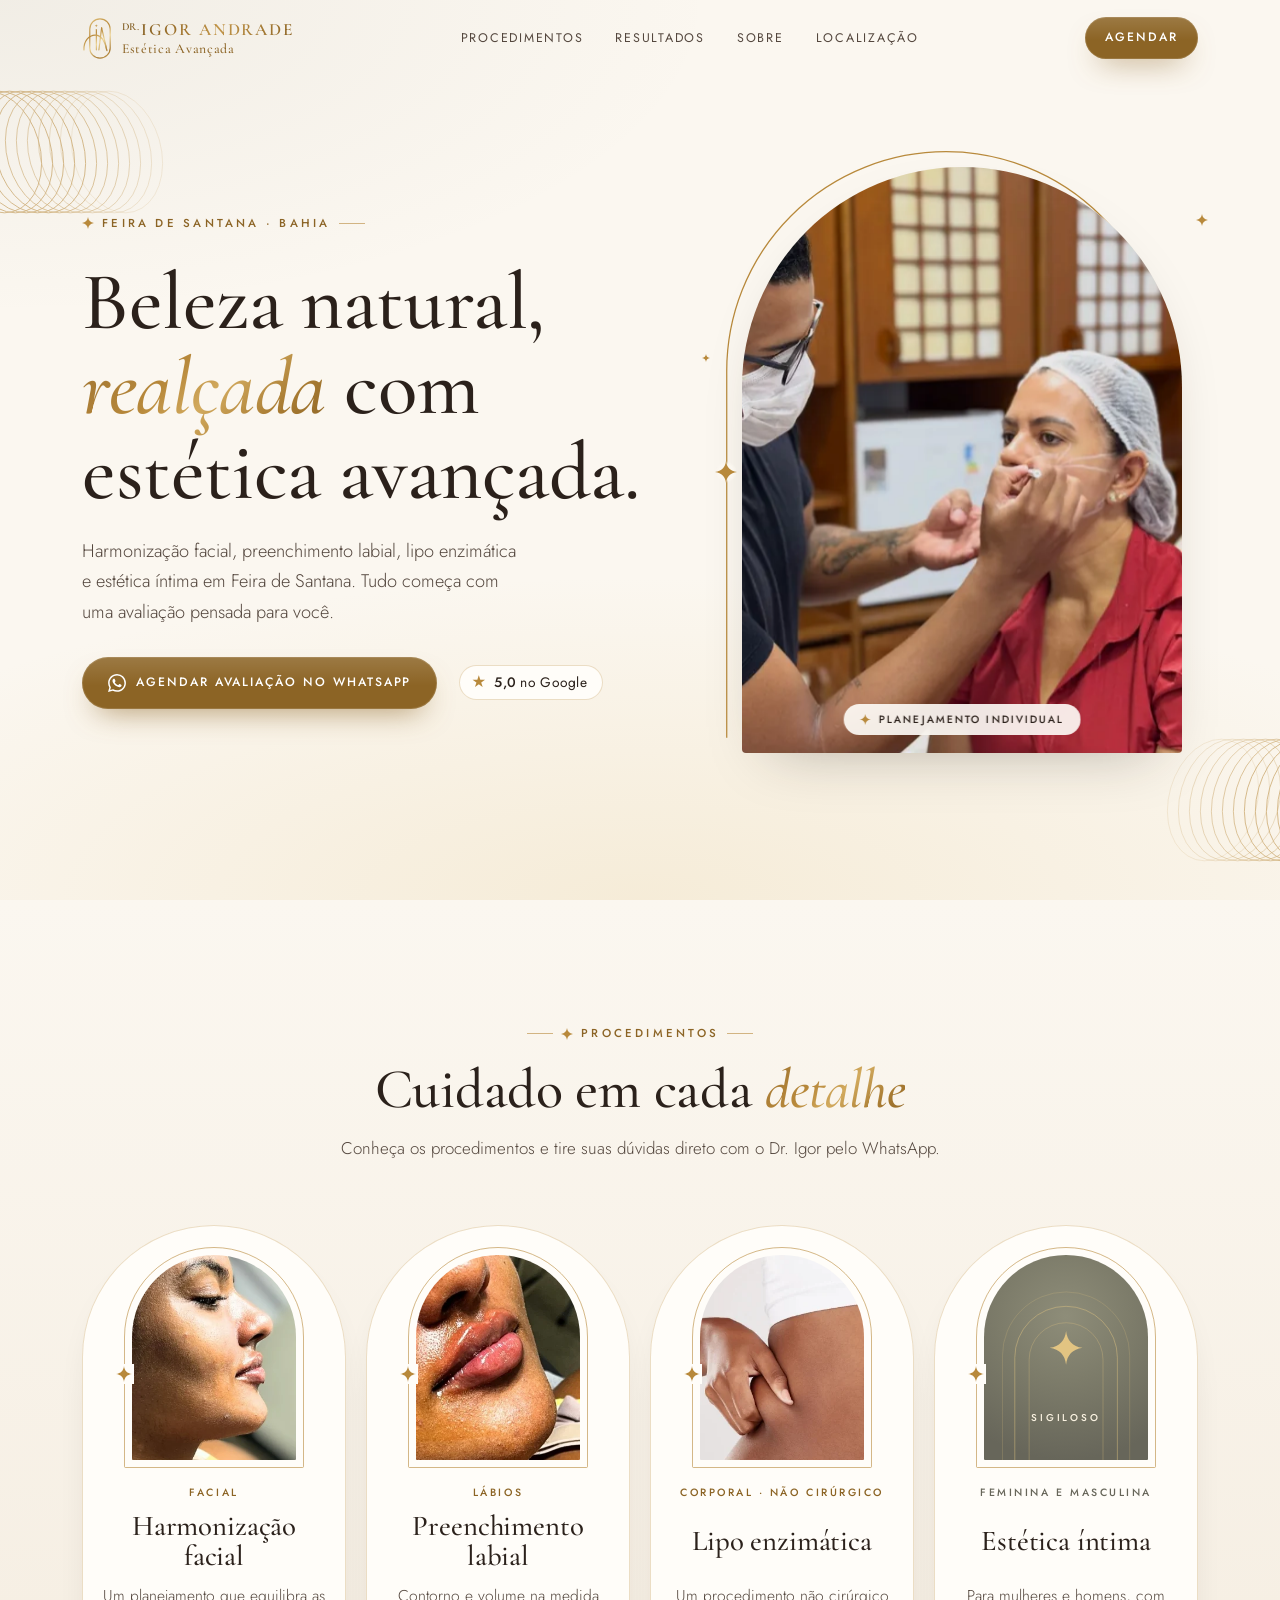
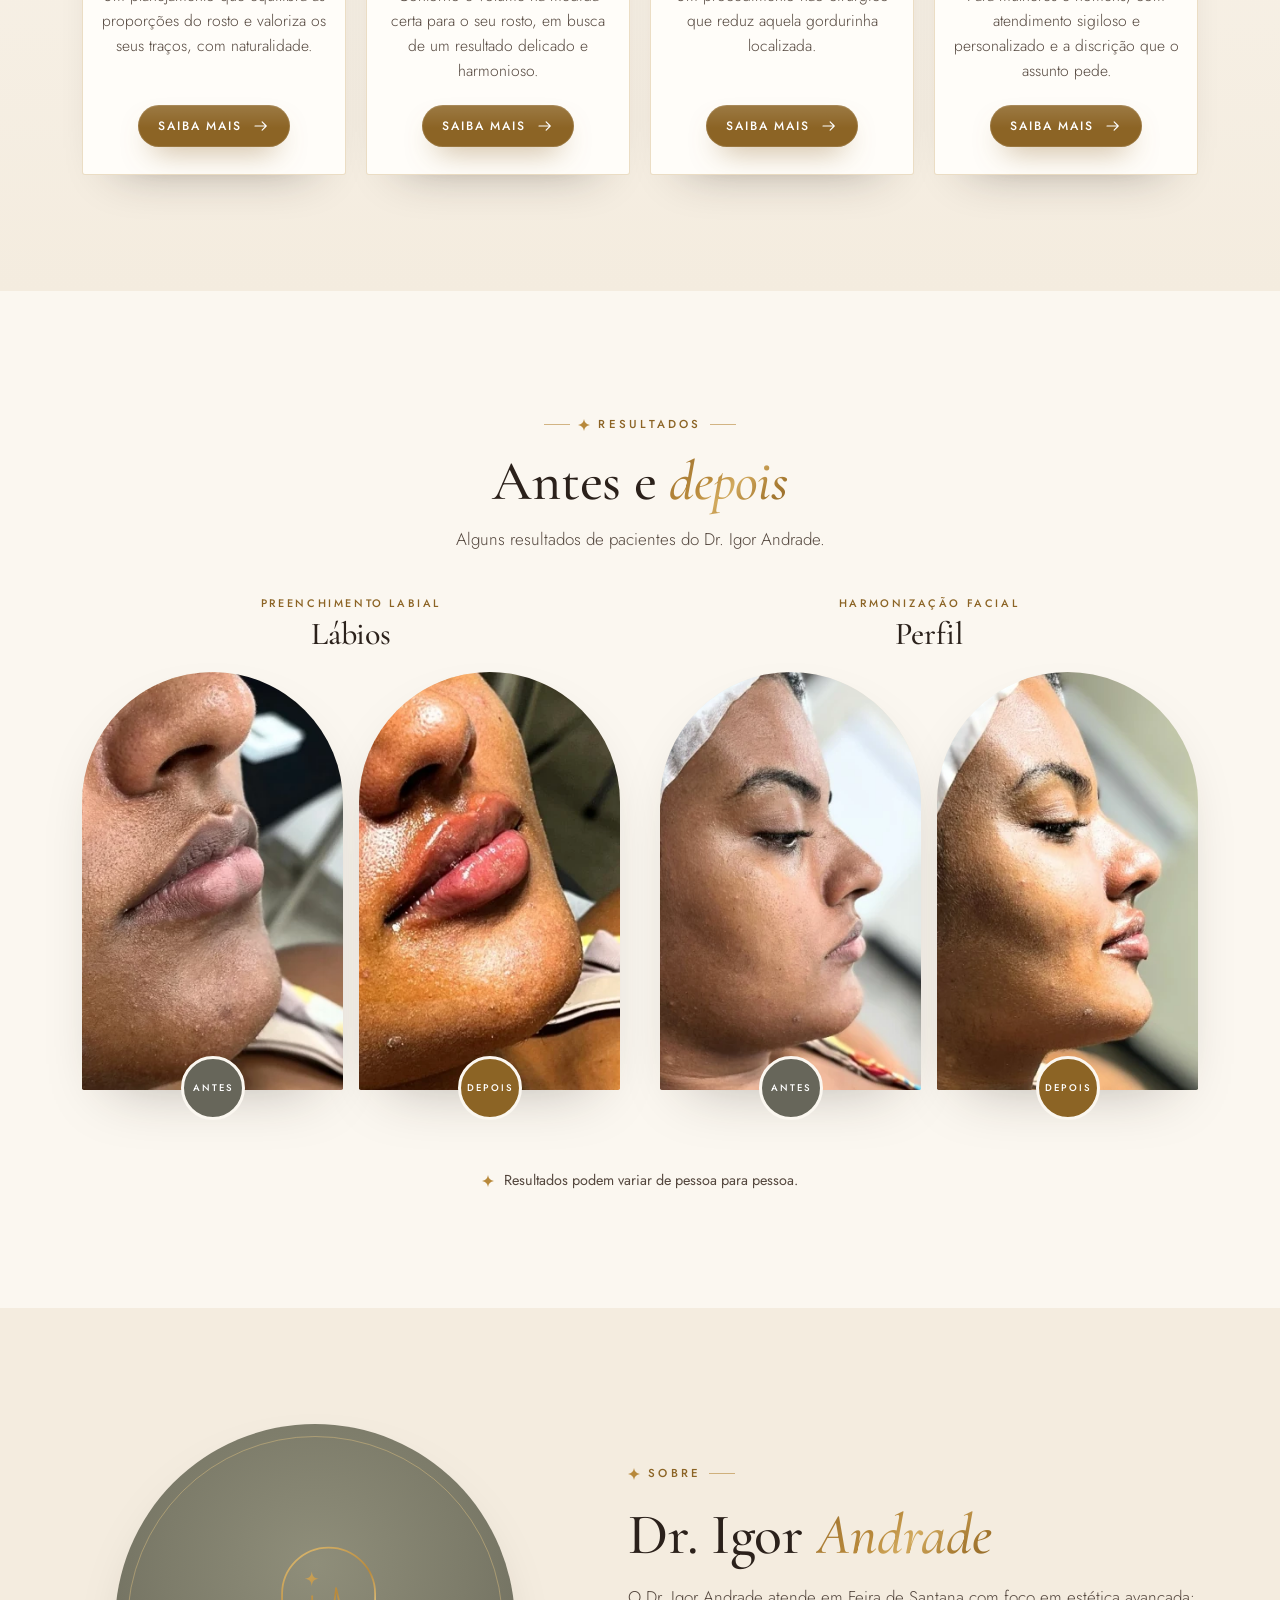
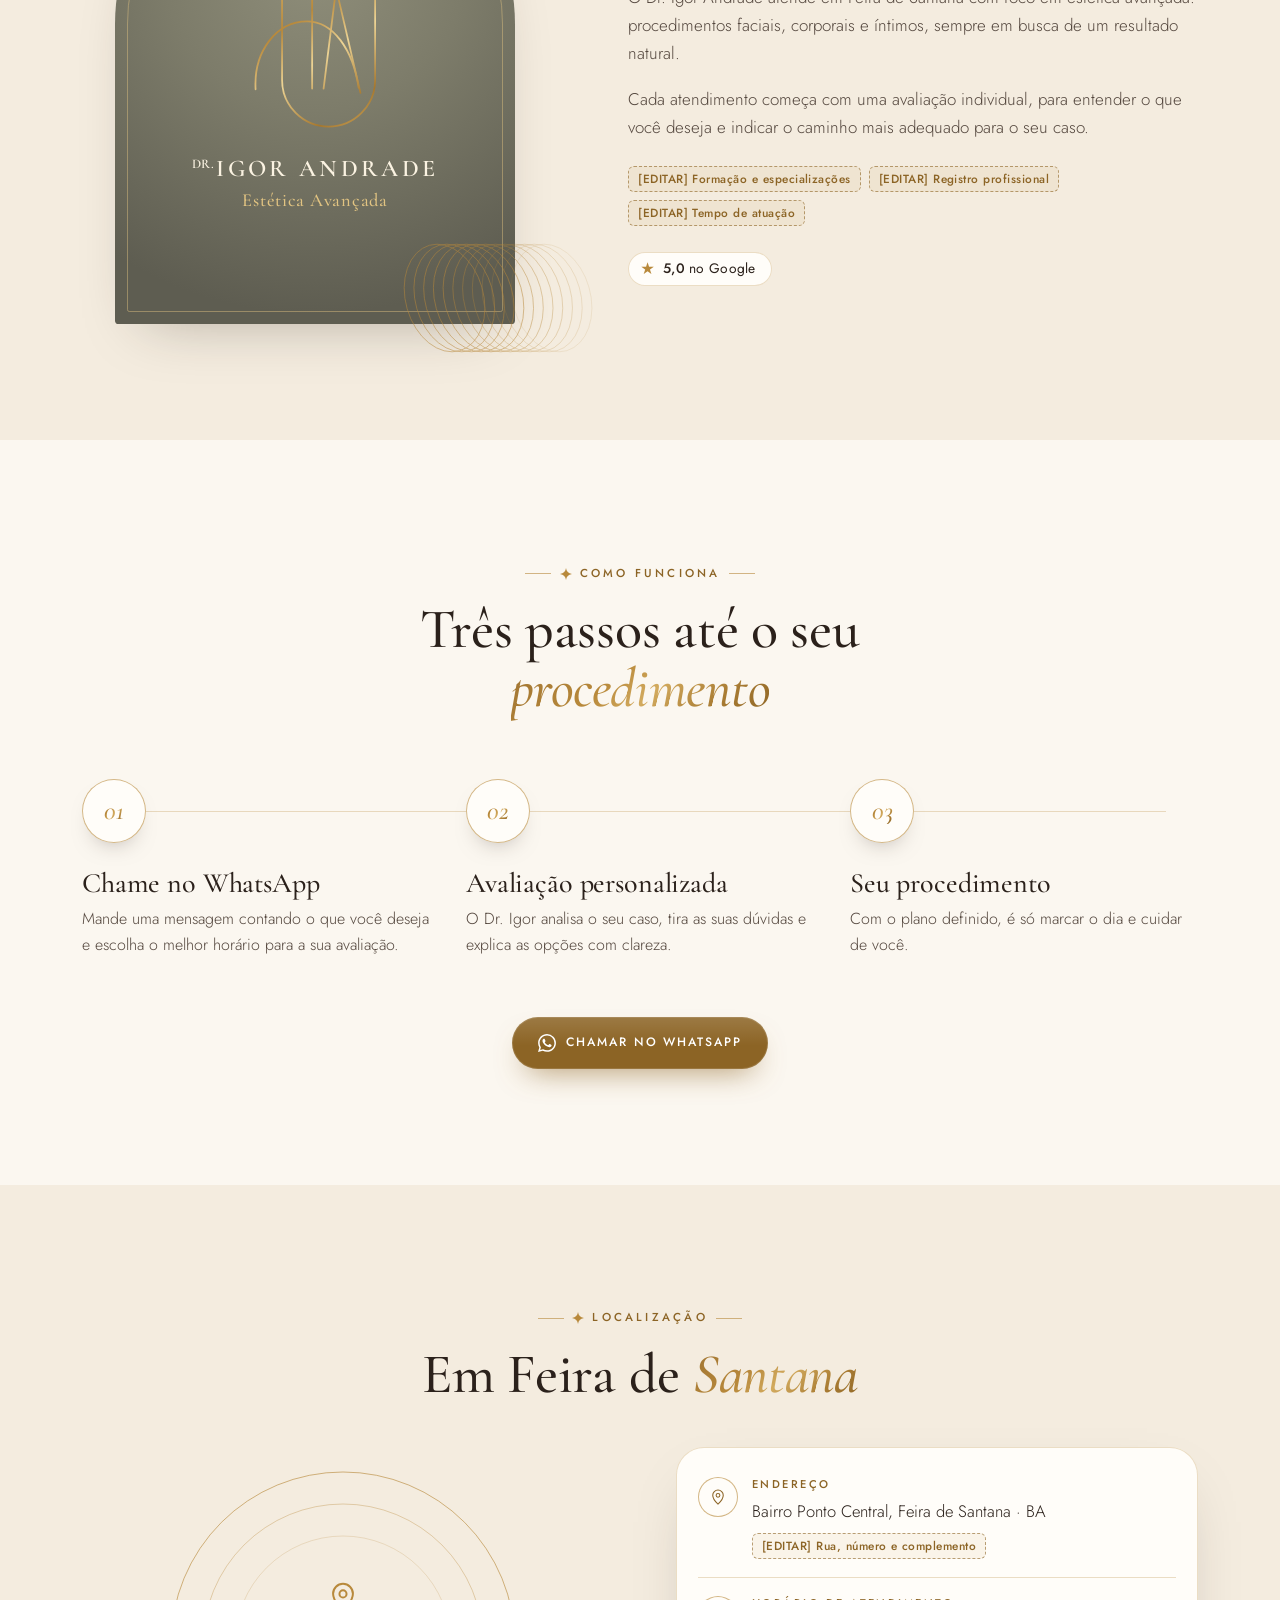
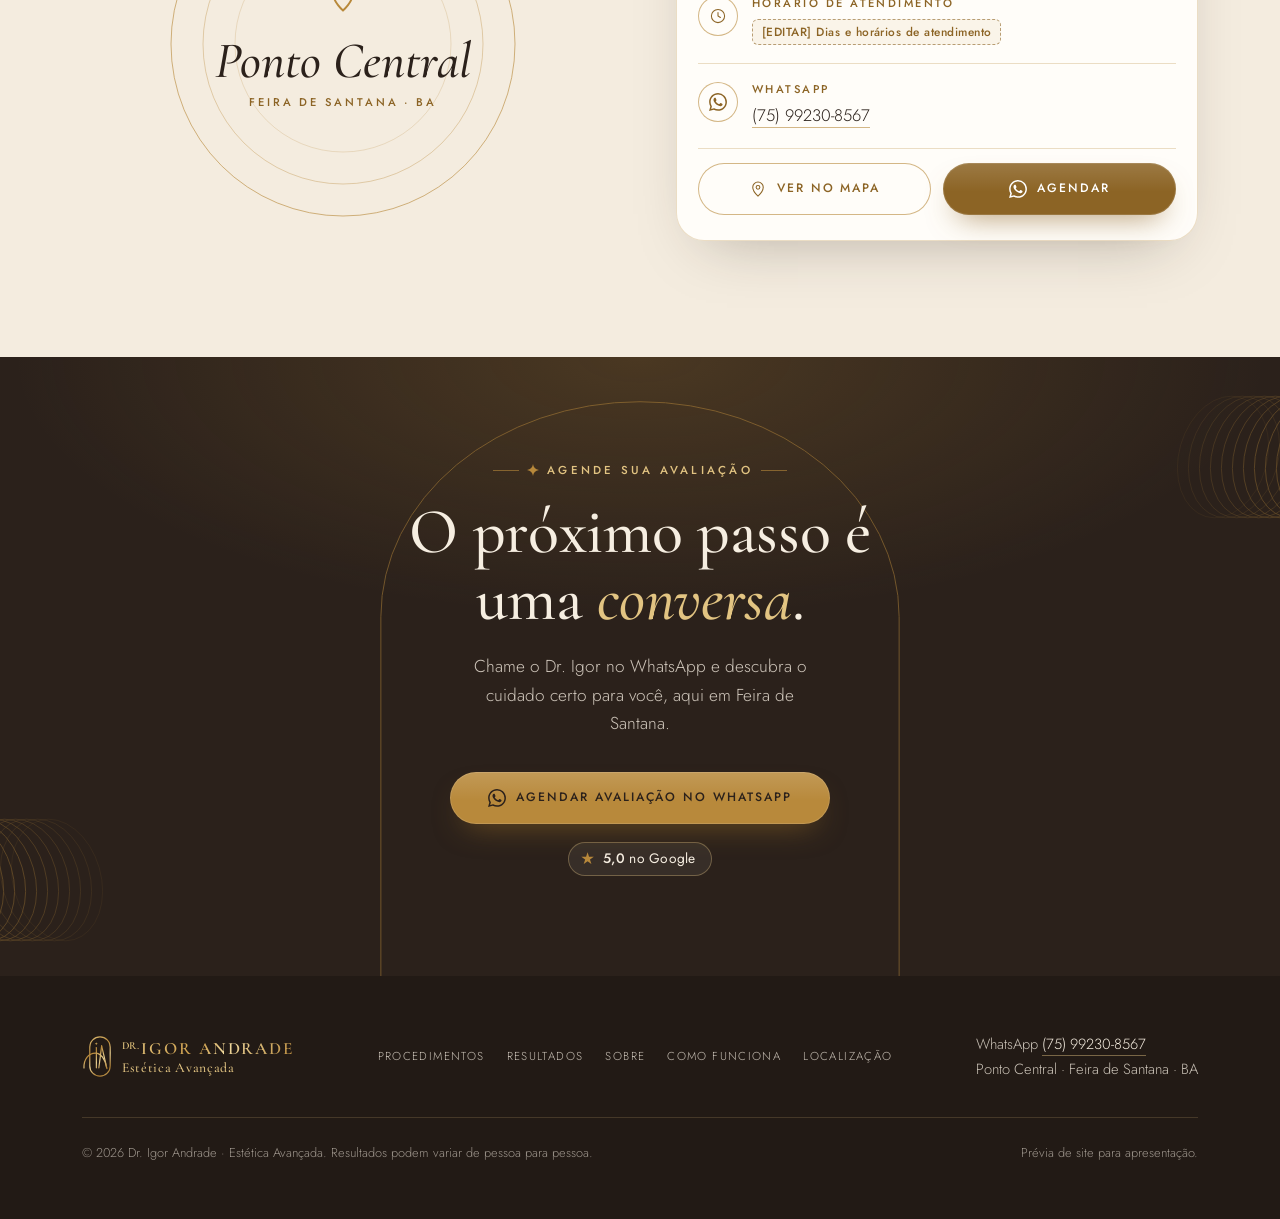
<file: dr-igor-andrade/index.html>
<!doctype html>
<html lang="pt-BR">
<head>
  <meta charset="utf-8">
  <meta name="viewport" content="width=device-width, initial-scale=1, viewport-fit=cover">
  <title>Dr. Igor Andrade | Estética avançada em Feira de Santana</title>
  <meta name="description" content="Estética avançada em Feira de Santana: harmonização facial, preenchimento labial, lipo enzimática e estética íntima com o Dr. Igor Andrade. Agende pelo WhatsApp.">
  <meta name="theme-color" content="#FBF7F0">
  <meta name="color-scheme" content="light">

  <!-- PRÉVIA: impede o Google de indexar a página enquanto o site não for aprovado. Remover na versão oficial. -->
  <meta name="robots" content="noindex, nofollow">

  <!-- PUBLICAÇÃO: se o endereço final for outro, troque "https://dr-igor-andrade.vercel.app/" nas 3 linhas abaixo e no JSON-LD. -->
  <meta property="og:url" content="https://dr-igor-andrade.vercel.app/">
  <meta property="og:image" content="https://dr-igor-andrade.vercel.app/img/og-image.jpg">
  <meta name="twitter:image" content="https://dr-igor-andrade.vercel.app/img/og-image.jpg">

  <meta property="og:type" content="website">
  <meta property="og:locale" content="pt_BR">
  <meta property="og:site_name" content="Dr. Igor Andrade · Estética Avançada">
  <meta property="og:title" content="Dr. Igor Andrade · Estética avançada em Feira de Santana">
  <meta property="og:description" content="Harmonização facial, preenchimento labial, lipo enzimática e estética íntima. ★ 5,0 no Google. Agende sua avaliação pelo WhatsApp.">
  <meta property="og:image:type" content="image/jpeg">
  <meta property="og:image:width" content="1200">
  <meta property="og:image:height" content="630">
  <meta property="og:image:alt" content="Dr. Igor Andrade, Estética Avançada em Feira de Santana">
  <meta name="twitter:card" content="summary_large_image">
  <meta name="twitter:title" content="Dr. Igor Andrade · Estética avançada em Feira de Santana">
  <meta name="twitter:description" content="Harmonização facial, preenchimento labial, lipo enzimática e estética íntima. Agende pelo WhatsApp.">

  <link rel="icon" type="image/svg+xml" href="img/favicon.svg">
  <link rel="apple-touch-icon" href="img/apple-touch-icon.png">

  <link rel="preconnect" href="https://fonts.googleapis.com">
  <link rel="preconnect" href="https://fonts.gstatic.com" crossorigin>
  <link rel="stylesheet" href="https://fonts.googleapis.com/css2?family=Cormorant+Garamond:ital,wght@0,500;0,600;1,500&family=Jost:wght@300;400;500&display=swap">

  <script>document.documentElement.classList.add('js');</script>

  <script type="application/ld+json">
  {
    "@context": "https://schema.org",
    "@type": "HealthAndBeautyBusiness",
    "name": "Dr. Igor Andrade · Estética Avançada",
    "description": "Estética avançada em Feira de Santana: harmonização facial, preenchimento labial, lipo enzimática e estética íntima.",
    "url": "https://dr-igor-andrade.vercel.app/",
    "image": "https://dr-igor-andrade.vercel.app/img/og-image.jpg",
    "telephone": "+55 75 99230-8567",
    "address": {
      "@type": "PostalAddress",
      "addressLocality": "Feira de Santana",
      "addressRegion": "BA",
      "addressCountry": "BR"
    },
    "areaServed": "Feira de Santana"
  }
  </script>

  <style>
    /* =========================================================
       Tokens: cores e fontes tiradas das artes do Instagram
       ========================================================= */
    :root {
      --cream: #FBF7F0;
      --cream-2: #F4ECDF;
      --paper: #FFFDF9;
      --gold: #B8893B;
      --gold-light: #E2C482;
      --gold-deep: #8C6425;      /* ouro para texto pequeno e fundo de botão (contraste AA) */
      --ink: #2B211B;
      --ink-soft: #54473E;
      --olive: #7D7C6A;
      --olive-deep: #67665A;
      --dark: #2B211B;
      --dark-2: #221A15;
      --line: rgba(184, 137, 59, .28);
      --line-strong: rgba(184, 137, 59, .6);

      --serif: "Cormorant Garamond", "Playfair Display", Georgia, "Times New Roman", serif;
      --sans: "Jost", "Montserrat", "Segoe UI", system-ui, -apple-system, sans-serif;

      --gutter: 20px;
      --header-h: 64px;
      --arch: 999px 999px 18px 18px;
      --ease: cubic-bezier(.22, .61, .36, 1);
      --ease-out: cubic-bezier(.16, 1, .3, 1);
      --shadow: 0 24px 60px -30px rgba(43, 33, 27, .35);
      --gold-grad: linear-gradient(135deg, #9C7130 0%, #B8893B 38%, #D2AA5E 55%, #A97C33 78%, #8C6425 100%);
    }

    /* =========================================================
       Base
       ========================================================= */
    *, *::before, *::after { box-sizing: border-box; }
    html { -webkit-text-size-adjust: 100%; scroll-behavior: smooth; scroll-padding-top: calc(var(--header-h) + 8px); }
    body {
      margin: 0;
      background: var(--cream);
      color: var(--ink);
      font: 300 1rem/1.65 var(--sans);
      -webkit-font-smoothing: antialiased;
      text-rendering: optimizeLegibility;
      overflow-x: hidden;
    }
    img { display: block; max-width: 100%; height: auto; }
    a { color: inherit; }
    h1, h2, h3 { font-family: var(--serif); font-weight: 500; line-height: 1.04; margin: 0; letter-spacing: -.005em; }
    p { margin: 0; }
    em { font-style: italic; }
    .sprite { position: absolute; width: 0; height: 0; overflow: hidden; }
    .sr-only { position: absolute; width: 1px; height: 1px; padding: 0; margin: -1px; overflow: hidden; clip: rect(0 0 0 0); white-space: nowrap; border: 0; }
    :focus-visible { outline: 2px solid var(--gold-deep); outline-offset: 3px; border-radius: 6px; }

    .skip-link {
      position: absolute; left: 12px; top: -60px; z-index: 100;
      background: var(--ink); color: var(--cream); padding: 10px 16px; border-radius: 999px; text-decoration: none; font-size: .9rem;
    }
    .skip-link:focus { top: 12px; }

    .wrap { width: 100%; max-width: 1180px; margin-inline: auto; padding-inline: var(--gutter); }
    .section { position: relative; padding-block: 88px; }

    /* Texto dourado com brilho metálico */
    .gold-text {
      background: var(--gold-grad);
      -webkit-background-clip: text; background-clip: text;
      color: var(--gold-deep);
      -webkit-text-fill-color: transparent;
    }
    h1 em, h2 em { font-style: italic; }

    /* Sobretítulo com estrela */
    .eyebrow {
      display: inline-flex; align-items: center; gap: .7em;
      font: 500 .72rem/1 var(--sans); letter-spacing: .28em; text-transform: uppercase;
      color: var(--gold-deep);
    }
    .eyebrow svg { width: 12px; height: 12px; color: var(--gold); flex: none; }
    .eyebrow::before, .eyebrow::after { content: ""; width: 26px; height: 1px; background: var(--line-strong); }
    .eyebrow--left::before { display: none; }

    .section-head { text-align: center; max-width: 640px; margin: 0 auto 44px; }
    .section-head h2 { font-size: clamp(2.3rem, 9vw, 3.5rem); margin-top: 18px; }
    .section-head p:not(.eyebrow) { margin-top: 16px; color: var(--ink-soft); font-size: 1.06rem; }

    /* Marcação do que precisa ser confirmado */
    .editar {
      display: inline-block;
      font: 500 .74rem/1.35 var(--sans); letter-spacing: .04em;
      color: var(--gold-deep);
      background: rgba(184, 137, 59, .08);
      border: 1px dashed rgba(140, 100, 37, .6);
      border-radius: 6px; padding: 4px 9px;
    }

    /* =========================================================
       Botões em pílula
       ========================================================= */
    .btn {
      --bg: var(--gold-deep);
      position: relative; isolation: isolate; overflow: hidden;
      display: inline-flex; align-items: center; justify-content: center; gap: 10px;
      min-height: 52px; padding: 0 18px;
      border: 0; border-radius: 999px;
      background: var(--bg);
      background-image: linear-gradient(180deg, rgba(255,255,255,.14), rgba(255,255,255,0) 55%);
      color: #fff; text-decoration: none; text-align: center;
      font: 500 .7rem/1.25 var(--sans); letter-spacing: .11em; text-transform: uppercase;
      box-shadow: 0 14px 30px -14px rgba(140, 100, 37, .75), inset 0 0 0 1px rgba(255,255,255,.12);
      transition: transform .5s var(--ease-out), box-shadow .5s var(--ease-out);
      cursor: pointer;
    }
    .btn svg { width: 18px; height: 18px; flex: none; }
    .btn::after { /* brilho que passa no hover */
      content: ""; position: absolute; inset: 0; z-index: -1;
      background: linear-gradient(105deg, transparent 30%, rgba(255, 236, 190, .45) 50%, transparent 70%);
      transform: translateX(-120%);
      transition: transform .9s var(--ease-out);
    }
    .btn:hover { transform: translateY(-2px); box-shadow: 0 18px 34px -14px rgba(140, 100, 37, .85), inset 0 0 0 1px rgba(255,255,255,.18); }
    .btn:hover::after { transform: translateX(120%); }
    .btn:active { transform: translateY(0); }
    .btn--sm { min-height: 42px; padding: 0 20px; font-size: .68rem; }
    .btn--outline {
      background: transparent; color: var(--gold-deep);
      box-shadow: inset 0 0 0 1px var(--line-strong);
    }
    .btn--outline:hover { box-shadow: inset 0 0 0 1px var(--gold); background: rgba(184, 137, 59, .06); }
    .btn--block { width: 100%; }

    /* Selo da nota no Google */
    .rating {
      display: inline-flex; align-items: center; gap: 8px;
      padding: 9px 16px 9px 12px; border-radius: 999px;
      background: var(--paper); box-shadow: inset 0 0 0 1px var(--line), 0 10px 26px -18px rgba(43,33,27,.45);
      font: 400 .86rem/1 var(--sans); color: var(--ink); letter-spacing: .02em;
    }
    .rating__star { color: var(--gold); font-size: 1.02rem; line-height: 1; }
    .rating strong { font-weight: 500; }

    /* =========================================================
       Cabeçalho fixo
       ========================================================= */
    .site-header {
      position: fixed; inset: 0 0 auto; z-index: 50;
      padding-top: env(safe-area-inset-top);
      transition: background-color .4s var(--ease), box-shadow .4s var(--ease), backdrop-filter .4s var(--ease);
    }
    .site-header.is-scrolled {
      background: rgba(251, 247, 240, .86);
      -webkit-backdrop-filter: saturate(1.4) blur(14px); backdrop-filter: saturate(1.4) blur(14px);
      box-shadow: 0 1px 0 var(--line);
    }
    .site-header__bar { height: var(--header-h); display: flex; align-items: center; justify-content: space-between; gap: 16px; }

    .logo { display: inline-flex; align-items: center; gap: 10px; text-decoration: none; color: var(--ink); }
    .logo__mark { width: 27px; height: 39px; flex: none; --traco: 15; }
    .logo__text { display: flex; flex-direction: column; line-height: 1; }
    .logo__name {
      font: 600 .98rem/1.1 var(--serif); letter-spacing: .11em; text-transform: uppercase;
      background: linear-gradient(120deg, #7A561C 0%, #A57830 40%, #C29548 55%, #8C6425 100%);
      -webkit-background-clip: text; background-clip: text; color: var(--gold-deep); -webkit-text-fill-color: transparent;
    }
    .logo__name small { font-size: .62em; letter-spacing: .04em; vertical-align: .45em; margin-right: .18em; }
    .logo__tag { font: 500 .86rem/1 var(--serif); letter-spacing: .05em; color: var(--gold-deep); margin-top: 3px; }

    .nav { display: none; }
    .nav a {
      position: relative; text-decoration: none; color: var(--ink-soft);
      font: 400 .78rem/1 var(--sans); letter-spacing: .14em; text-transform: uppercase;
      padding: 8px 2px; transition: color .3s var(--ease);
    }
    .nav a::after { content: ""; position: absolute; left: 0; right: 0; bottom: 2px; height: 1px; background: var(--gold); transform: scaleX(0); transform-origin: left; transition: transform .45s var(--ease-out); }
    .nav a:hover { color: var(--ink); }
    .nav a:hover::after { transform: scaleX(1); }

    /* =========================================================
       Hero
       ========================================================= */
    .hero {
      position: relative; overflow: hidden;
      padding: calc(var(--header-h) + env(safe-area-inset-top) + 34px) 0 76px;
      background:
        radial-gradient(120% 60% at 50% 100%, rgba(226, 196, 130, .22), transparent 60%),
        radial-gradient(80% 50% at 0% 0%, rgba(125, 124, 106, .08), transparent 70%),
        var(--cream);
    }
    .hero__waves { position: absolute; width: 260px; height: 140px; color: var(--gold); opacity: .55; pointer-events: none; }
    .hero__waves--a { top: calc(var(--header-h) + 6px); left: -120px; }
    .hero__waves--b { bottom: 30px; right: -110px; transform: scaleX(-1); }

    .hero__grid { display: grid; gap: 54px; align-items: center; }
    .hero__copy { text-align: center; position: relative; z-index: 1; }
    .hero h1 { font-size: clamp(2.7rem, 11.4vw, 5.1rem); margin-top: 22px; }
    .hero h1 .line { display: block; }
    .hero__lead { margin: 22px auto 0; max-width: 34ch; font-size: 1.08rem; color: var(--ink-soft); }
    .hero__actions { margin-top: 30px; display: flex; flex-direction: column; align-items: center; gap: 18px; }
    .hero__actions .btn { width: 100%; max-width: 380px; }

    .hero__media { position: relative; width: min(100%, 400px); margin: 0 auto; }
    .hero__photo {
      position: relative; z-index: 1; aspect-ratio: 3 / 4; overflow: hidden;
      border-radius: var(--arch); background: var(--cream-2);
      box-shadow: var(--shadow);
    }
    .hero__photo img { width: 100%; height: 100%; object-fit: cover; object-position: 50% 40%; }
    .hero__outline {
      position: absolute; top: -16px; left: -16px; width: 100%; height: 100%;
      color: var(--gold); pointer-events: none; overflow: visible;
    }
    .hero__outline path { fill: none; stroke: currentColor; stroke-width: .85; }
    .hero__star {
      position: absolute; z-index: 2; left: -16px; top: 52%; width: 22px; height: 22px; transform: translate(-50%, -50%);
      color: var(--gold); background: radial-gradient(circle, var(--cream) 45%, transparent 70%);
    }
    .hero__chip {
      position: absolute; z-index: 2; left: 50%; bottom: 18px; transform: translateX(-50%);
      display: inline-flex; align-items: center; gap: 8px; white-space: nowrap;
      padding: 10px 16px; border-radius: 999px;
      background: rgba(255, 253, 249, .9); -webkit-backdrop-filter: blur(8px); backdrop-filter: blur(8px);
      font: 500 .66rem/1 var(--sans); letter-spacing: .2em; text-transform: uppercase; color: var(--ink);
      box-shadow: 0 10px 24px -16px rgba(43,33,27,.6);
    }
    .hero__chip svg { width: 11px; height: 11px; color: var(--gold); }
    .twinkle { position: absolute; color: var(--gold); width: 12px; height: 12px; pointer-events: none; }

    /* =========================================================
       Procedimentos
       ========================================================= */
    .procedimentos { background: linear-gradient(180deg, var(--cream) 0%, var(--cream-2) 100%); }
    .cards {
      list-style: none; margin: 0 calc(var(--gutter) * -1); padding: 18px var(--gutter) 10px;
      display: flex; gap: 14px; overflow-x: auto; overscroll-behavior-x: contain;
      scroll-snap-type: x mandatory; scroll-padding-inline: var(--gutter);
      scrollbar-width: none; -webkit-overflow-scrolling: touch;
    }
    .cards::-webkit-scrollbar { display: none; }
    .card {
      flex: 0 0 84%; max-width: 330px; scroll-snap-align: start;
      position: relative; display: flex; flex-direction: column; align-items: center; text-align: center;
      padding: 30px 22px 28px;
      background: var(--paper);
      border-radius: 999px 999px 22px 22px;
      box-shadow: inset 0 0 0 1px var(--line), 0 26px 50px -36px rgba(43, 33, 27, .45);
    }
    .medal { position: relative; width: 72%; aspect-ratio: 4 / 5; margin-bottom: 28px; }
    .medal::before {
      content: ""; position: absolute; inset: -8px; border-radius: 999px 999px 16px 16px;
      border: 1px solid var(--line-strong);
    }
    .medal img, .medal__art {
      position: relative; width: 100%; height: 100%; object-fit: cover;
      border-radius: 999px 999px 12px 12px;
    }
    .medal__star {
      position: absolute; left: -8px; top: 58%; width: 16px; height: 16px; transform: translate(-50%, -50%);
      color: var(--gold); background: var(--paper); padding: 2px; box-sizing: content-box;
    }
    .medal__art {
      display: grid; place-items: center; overflow: hidden;
      background: radial-gradient(90% 70% at 50% 30%, #8E8D79 0%, var(--olive) 45%, var(--olive-deep) 100%);
      color: var(--gold-light);
    }
    .medal__art svg { width: 100%; height: 100%; }
    .medal__art-label {
      position: absolute; left: 0; right: 0; bottom: 18%;
      font: 500 .62rem/1 var(--sans); letter-spacing: .3em; text-transform: uppercase; color: #FBF3E2;
    }
    .card__tag {
      font: 500 .66rem/1 var(--sans); letter-spacing: .24em; text-transform: uppercase; color: var(--gold-deep);
    }
    .card h3 { font-size: 1.95rem; margin-top: 12px; }
    .card__text { margin-top: 12px; color: var(--ink-soft); font-size: .98rem; line-height: 1.6; flex: 1; }
    .card .btn { margin-top: 22px; }
    .card--discreto .card__tag { color: var(--olive-deep); }

    .carousel-ui { display: flex; align-items: center; justify-content: center; gap: 18px; margin-top: 22px; }
    .carousel-ui__arrow {
      width: 44px; height: 44px; border-radius: 50%; border: 0; cursor: pointer;
      display: grid; place-items: center; color: var(--gold-deep);
      background: var(--paper); box-shadow: inset 0 0 0 1px var(--line-strong);
      transition: background-color .3s var(--ease), opacity .3s var(--ease);
    }
    .carousel-ui__arrow svg { width: 18px; height: 18px; }
    .carousel-ui__arrow[disabled] { opacity: .35; cursor: default; }
    .carousel-ui__arrow--prev svg { transform: scaleX(-1); }
    .dots { display: flex; gap: 4px; }
    .dot { width: 28px; height: 28px; border: 0; padding: 0; background: none; cursor: pointer; display: grid; place-items: center; }
    .dot::before { content: ""; width: 7px; height: 7px; border-radius: 50%; background: var(--line-strong); transition: width .4s var(--ease-out), background-color .4s var(--ease); }
    .dot[aria-current="true"]::before { width: 22px; border-radius: 99px; background: var(--gold); }
    .swipe-hint { text-align: center; margin-top: 8px; font: 400 .74rem/1 var(--sans); letter-spacing: .14em; text-transform: uppercase; color: var(--ink-soft); }

    /* =========================================================
       Resultados (antes e depois)
       ========================================================= */
    .results { display: grid; gap: 64px; }
    .result { margin: 0; }
    .result__head { display: flex; flex-direction: column; align-items: center; gap: 8px; margin-bottom: 22px; text-align: center; }
    .result__head h3 { font-size: 2rem; }
    .result__head span { font: 500 .68rem/1 var(--sans); letter-spacing: .24em; text-transform: uppercase; color: var(--gold-deep); }
    .ba { display: grid; grid-template-columns: 1fr 1fr; gap: 12px; }
    .ba__item { position: relative; margin: 0; padding-bottom: 30px; }
    .ba__frame { position: relative; aspect-ratio: 300 / 481; border-radius: 999px 999px 14px 14px; overflow: hidden; background: var(--cream-2); box-shadow: var(--shadow); }
    .ba__frame img { width: 100%; height: 100%; object-fit: cover; }
    .ba__tag {
      position: absolute; left: 50%; bottom: 0; transform: translateX(-50%);
      width: 64px; height: 64px; border-radius: 50%;
      display: grid; place-items: center; padding-left: .22em;
      background: var(--olive-deep); color: #fff; border: 3px solid var(--cream);
      font: 500 .6rem/1 var(--sans); letter-spacing: .22em; text-transform: uppercase;
    }
    .ba__tag--depois { background: var(--gold-deep); }
    .disclaimer {
      display: flex; align-items: center; justify-content: center; gap: 10px; margin-top: 50px;
      font: 400 .9rem/1.5 var(--sans); color: var(--ink-soft); text-align: center;
    }
    .disclaimer svg { width: 12px; height: 12px; color: var(--gold); flex: none; }

    /* =========================================================
       Sobre
       ========================================================= */
    .sobre { background: var(--cream-2); overflow: hidden; }
    .sobre__grid { display: grid; gap: 52px; align-items: center; }
    .sobre__visual { position: relative; width: min(100%, 340px); margin: 0 auto; }
    .sobre__arch {
      position: relative; aspect-ratio: 4 / 5; border-radius: var(--arch); overflow: hidden;
      display: flex; flex-direction: column; align-items: center; justify-content: center; gap: 22px;
      background: radial-gradient(90% 70% at 50% 28%, #8F8E7A 0%, var(--olive) 42%, #5E5D51 100%);
      box-shadow: var(--shadow); color: #FBF3E2; text-align: center;
    }
    .sobre__arch::after { content: ""; position: absolute; inset: 12px; border-radius: 999px 999px 12px 12px; border: 1px solid rgba(226, 196, 130, .45); pointer-events: none; }
    .sobre__mono { width: 34%; aspect-ratio: 380 / 548; --traco: 5; }
    .sobre__name { font: 600 1.5rem/1 var(--serif); letter-spacing: .14em; text-transform: uppercase; }
    .sobre__name small { font-size: .55em; letter-spacing: .04em; vertical-align: .6em; margin-right: .15em; }
    .sobre__role { font: 500 1.15rem/1 var(--serif); color: var(--gold-light); margin-top: -12px; letter-spacing: .04em; }
    .sobre__waves { position: absolute; width: 230px; height: 124px; right: -110px; bottom: -36px; color: var(--gold); opacity: .6; pointer-events: none; }
    .sobre__copy h2 { font-size: clamp(2.4rem, 9vw, 3.6rem); margin-top: 18px; }
    .sobre__copy p:not(.eyebrow):not(.rating) { margin-top: 18px; font-size: 1.06rem; color: var(--ink-soft); }
    .sobre__copy .eyebrow::before { display: none; }
    .sobre__edit { list-style: none; padding: 0; margin: 24px 0 0; display: flex; flex-wrap: wrap; gap: 8px; }
    .sobre__copy .rating { margin-top: 26px; }

    /* =========================================================
       Como funciona
       ========================================================= */
    .steps { position: relative; margin: 0 auto; max-width: 560px; --p: 0; }
    .steps__list { list-style: none; margin: 0; padding: 0; }
    .steps__track, .steps__fill { position: absolute; left: 31px; top: 34px; bottom: 34px; width: 1px; }
    .steps__track { background: var(--line); }
    .steps__fill { background: linear-gradient(180deg, var(--gold-light), var(--gold)); transform-origin: top; transform: scaleY(var(--p)); }
    .step { position: relative; display: grid; grid-template-columns: 64px 1fr; gap: 20px; align-items: start; padding-block: 18px; }
    .step__num {
      position: relative; z-index: 1; width: 64px; height: 64px; border-radius: 50%;
      display: grid; place-items: center;
      background: var(--paper); box-shadow: inset 0 0 0 1px var(--line-strong), 0 12px 24px -16px rgba(43,33,27,.5);
      font: 500 italic 1.65rem/1 var(--serif);
    }
    .step h3 { font-size: 1.75rem; margin-top: 8px; }
    .step p { margin-top: 8px; color: var(--ink-soft); }
    .steps-cta { display: flex; justify-content: center; margin-top: 40px; }

    /* =========================================================
       Localização
       ========================================================= */
    .local { background: var(--cream-2); overflow: hidden; }
    .local__grid { display: grid; gap: 40px; align-items: center; }
    .local__visual {
      position: relative; aspect-ratio: 1 / 1; width: min(100%, 360px); margin: 0 auto;
      display: grid; place-items: center; text-align: center;
    }
    .local__visual svg.local__rings { position: absolute; inset: 0; width: 100%; height: 100%; color: var(--gold); }
    .local__place { position: relative; }
    .local__pin { width: 34px; height: 34px; color: var(--gold); margin: 0 auto 14px; }
    .local__place strong { display: block; font: 500 italic clamp(2.4rem, 11vw, 3.2rem)/1 var(--serif); }
    .local__place span { display: block; margin-top: 10px; font: 500 .7rem/1 var(--sans); letter-spacing: .26em; text-transform: uppercase; color: var(--gold-deep); }
    .local__card {
      background: var(--paper); border-radius: 28px; padding: 26px 22px;
      box-shadow: inset 0 0 0 1px var(--line), var(--shadow);
    }
    .local__row { display: grid; grid-template-columns: 40px 1fr; gap: 14px; padding: 18px 0; border-bottom: 1px solid var(--line); }
    .local__row:first-child { padding-top: 4px; }
    .local__row:last-of-type { border-bottom: 0; }
    .local__icon { width: 40px; height: 40px; border-radius: 50%; display: grid; place-items: center; color: var(--gold-deep); box-shadow: inset 0 0 0 1px var(--line-strong); }
    .local__icon svg { width: 18px; height: 18px; }
    .local__row h3 { font: 500 .7rem/1.3 var(--sans); letter-spacing: .22em; text-transform: uppercase; color: var(--gold-deep); }
    .local__row p { margin-top: 6px; font-size: 1.04rem; color: var(--ink); }
    .local__row .editar { margin-top: 8px; }
    .local__row a { text-decoration: none; border-bottom: 1px solid var(--line-strong); }
    .local__actions { display: grid; gap: 12px; margin-top: 14px; }

    /* =========================================================
       Chamada final + rodapé
       ========================================================= */
    .final {
      position: relative; overflow: hidden; text-align: center; color: #F6EEE1;
      background:
        radial-gradient(70% 60% at 50% 0%, rgba(184, 137, 59, .22), transparent 70%),
        var(--dark);
      padding-block: 96px 100px;
    }
    .final__arch {
      position: absolute; top: 44px; left: 0; right: 0; margin-inline: auto; width: min(92%, 520px); height: calc(100% - 44px);
      color: var(--gold); opacity: .5; pointer-events: none;
    }
    .final__arch path { fill: none; stroke: currentColor; stroke-width: 1; vector-effect: non-scaling-stroke; }
    @supports selector(:has(*)) {
      .js .final__arch { clip-path: inset(100% 0 0 0); transition: clip-path 2.8s var(--ease-out) .15s; }
      .js .final:has(.wrap.is-in) .final__arch { clip-path: inset(0 0 0 0); }
    }
    .final__waves { position: absolute; width: 260px; height: 140px; color: var(--gold); opacity: .35; pointer-events: none; }
    .final__waves--a { left: -120px; bottom: 26px; }
    .final__waves--b { right: -120px; top: 30px; transform: scaleX(-1); }
    .final .wrap { position: relative; max-width: 640px; }
    .final .eyebrow { color: var(--gold-light); }
    .final h2 { font-size: clamp(2.5rem, 10vw, 4rem); margin-top: 20px; }
    .final h2 em { color: var(--gold-light); }
    .final p:not(.eyebrow):not(.rating) { margin: 20px auto 0; max-width: 34ch; color: rgba(246, 238, 225, .8); font-size: 1.08rem; }
    .final__actions { margin-top: 34px; display: flex; flex-direction: column; align-items: center; gap: 18px; }
    .final__actions .btn { width: 100%; max-width: 380px; background-color: var(--gold); color: var(--dark); }
    .final .rating { background: rgba(255,255,255,.06); color: #F6EEE1; box-shadow: inset 0 0 0 1px rgba(226, 196, 130, .35); }

    .footer { background: var(--dark-2); color: rgba(246, 238, 225, .78); padding: 56px 0 calc(110px + env(safe-area-inset-bottom)); font-size: .92rem; }
    .footer__top { display: grid; gap: 30px; text-align: center; justify-items: center; }
    .footer .logo { color: #F6EEE1; }
    .footer .logo__tag { color: var(--gold-light); }
    .footer .logo__name { background-image: linear-gradient(120deg, #E9CC86 0%, #C99A48 45%, #F0D99E 60%, #B8893B 100%); color: var(--gold-light); }
    .footer__nav { display: flex; flex-wrap: wrap; justify-content: center; gap: 6px 22px; }
    .footer__nav a { text-decoration: none; padding: 6px 0; letter-spacing: .12em; text-transform: uppercase; font-size: .72rem; }
    .footer__nav a:hover { color: var(--gold-light); }
    .footer__contact a { color: #F6EEE1; text-decoration: none; border-bottom: 1px solid rgba(226, 196, 130, .45); }
    .footer__bottom { margin-top: 36px; padding-top: 24px; border-top: 1px solid rgba(226, 196, 130, .18); display: grid; gap: 8px; text-align: center; font-size: .8rem; color: rgba(246, 238, 225, .58); }

    /* Botão flutuante do WhatsApp */
    .wa-float {
      position: fixed; z-index: 60;
      right: calc(16px + env(safe-area-inset-right)); bottom: calc(16px + env(safe-area-inset-bottom));
      width: 60px; height: 60px; border-radius: 50%;
      display: grid; place-items: center; color: #fff;
      background: var(--gold-grad);
      box-shadow: 0 16px 34px -12px rgba(43, 33, 27, .55), inset 0 0 0 1px rgba(255,255,255,.25);
      transform: translateY(0) scale(1); opacity: 1;
      transition: transform .6s var(--ease-out), opacity .4s var(--ease);
    }
    .wa-float svg { width: 28px; height: 28px; }
    .wa-float::before {
      content: ""; position: absolute; inset: 0; border-radius: 50%;
      box-shadow: 0 0 0 0 rgba(184, 137, 59, .55);
      animation: pulse 5s var(--ease) 2s infinite;
    }
    .js .wa-float:not(.is-visible) { transform: translateY(24px) scale(.8); opacity: 0; pointer-events: none; }
    @keyframes pulse {
      0% { box-shadow: 0 0 0 0 rgba(184, 137, 59, .5); }
      22% { box-shadow: 0 0 0 16px rgba(184, 137, 59, 0); }
      100% { box-shadow: 0 0 0 16px rgba(184, 137, 59, 0); }
    }

    /* =========================================================
       Movimento: entradas suaves e linhas que se desenham
       ========================================================= */
    .js [data-reveal] {
      opacity: 0; transform: translateY(22px);
      transition: opacity 1s var(--ease-out), transform 1.1s var(--ease-out);
      transition-delay: var(--d, 0s);
    }
    .js [data-reveal].is-in { opacity: 1; transform: none; }

    .js .draw path, .js path.draw { stroke-dasharray: 1; stroke-dashoffset: 1; transition: stroke-dashoffset 2.2s var(--ease-out) var(--d, .2s); }
    .js .is-in .draw path, .js .is-in path.draw, .js .draw.is-in path { stroke-dashoffset: 0; }
    .js .sobre__mono.draw-use { stroke-dasharray: 1; stroke-dashoffset: 1; transition: stroke-dashoffset 2.6s var(--ease-out) .35s; }
    .js .is-in .sobre__mono.draw-use { stroke-dashoffset: 0; }

    .hero [data-hero] { animation: rise 1.2s var(--ease-out) both; animation-delay: var(--d, 0s); }
    .hero__outline path { stroke-dasharray: 1; stroke-dashoffset: 1; animation: draw 2.6s var(--ease-out) .5s forwards; }
    .hero__photo img { animation: settle 2.2s var(--ease-out) both; }
    .twinkle { animation: twinkle 4.8s ease-in-out infinite; animation-delay: var(--d, 0s); }
    .hero__star { animation: twinkle 5.5s ease-in-out 1.6s infinite; }

    @keyframes rise { from { opacity: 0; transform: translateY(26px); } to { opacity: 1; transform: none; } }
    @keyframes draw { to { stroke-dashoffset: 0; } }
    @keyframes settle { from { transform: scale(1.08); } to { transform: scale(1); } }
    @keyframes twinkle { 0%, 100% { opacity: .35; scale: .75; } 50% { opacity: 1; scale: 1; } }

    @media (prefers-reduced-motion: reduce) {
      html { scroll-behavior: auto; }
      *, *::before, *::after { animation: none !important; transition-duration: .01ms !important; transition-delay: 0s !important; }
      .js [data-reveal] { opacity: 1; transform: none; }
      .js .draw path, .js path.draw, .hero__outline path, .js .sobre__mono.draw-use { stroke-dashoffset: 0; }
      .js .final__arch { clip-path: none !important; }
      .steps { --p: 1 !important; }
      .btn:hover { transform: none; }
    }

    /* =========================================================
       Telas maiores
       ========================================================= */
    @media (max-width: 349px) {
      .btn { letter-spacing: .06em; padding-inline: 14px; gap: 8px; }
    }
    @media (min-width: 400px) {
      .btn { font-size: .76rem; letter-spacing: .16em; padding-inline: 26px; }
      .btn--sm { padding-inline: 20px; }
    }
    @media (min-width: 720px) {
      :root { --gutter: 32px; --header-h: 76px; }
      .section { padding-block: 116px; }
      .cards { display: grid; grid-template-columns: repeat(2, 1fr); gap: 22px; margin: 0; padding: 18px 0 0; overflow: visible; }
      .card { max-width: none; }
      .card h3 { min-height: 2.1em; display: flex; align-items: center; justify-content: center; }
      .carousel-ui, .swipe-hint { display: none; }
      .results { grid-template-columns: 1fr 1fr; gap: 40px; }
      .ba { gap: 16px; }
      .local__actions { grid-template-columns: 1fr 1fr; }
      .logo__mark { width: 30px; height: 43px; }
      .logo__name { font-size: 1.08rem; }
    }
    @media (min-width: 960px) {
      .nav { display: flex; gap: 28px; }
      .hero { padding-top: calc(var(--header-h) + 40px); padding-bottom: 96px; min-height: 100svh; display: flex; align-items: center; }
      .hero > .wrap { width: 100%; }
      .hero__grid { grid-template-columns: 1.08fr .92fr; gap: 64px; }
      .hero__copy { text-align: left; }
      .hero__copy .eyebrow::before { display: none; }
      .hero__lead { margin-left: 0; max-width: 40ch; font-size: 1.14rem; }
      .hero__actions { flex-direction: row; align-items: center; justify-content: flex-start; flex-wrap: wrap; gap: 22px; }
      .hero__actions .btn { width: auto; }
      .hero__media { width: min(100%, 440px); margin-right: 16px; }
      .hero__waves--a { left: -60px; }
      .sobre__grid { grid-template-columns: .9fr 1.1fr; gap: 80px; }
      .sobre__visual { width: min(100%, 400px); }
      .steps { max-width: none; }
      .steps__list { display: grid; grid-template-columns: repeat(3, 1fr); gap: 36px; }
      .steps__track, .steps__fill { left: 32px; right: 32px; top: 50px; bottom: auto; width: auto; height: 1px; }
      .steps__fill { transform-origin: left; transform: scaleX(var(--p)); }
      .step { grid-template-columns: 1fr; gap: 0; }
      .step__num { margin-bottom: 18px; }
      .local__grid { grid-template-columns: 1fr 1fr; gap: 72px; }
      .footer__top { grid-template-columns: auto 1fr auto; text-align: left; justify-items: stretch; align-items: center; }
      .footer__nav { justify-content: center; }
      .footer__bottom { grid-template-columns: 1fr auto; text-align: left; }
      .footer { padding-bottom: 56px; }
    }
    @media (min-width: 1100px) {
      .cards { grid-template-columns: repeat(4, 1fr); gap: 20px; }
      .card { padding-inline: 18px; }
      .card h3 { font-size: 1.8rem; }
    }
  </style>
</head>
<body>

  <!-- Ícones e desenhos reutilizados (usados com <use href="#...">) -->
  <svg class="sprite" aria-hidden="true" focusable="false">
    <defs>
      <linearGradient id="ouro" gradientUnits="userSpaceOnUse" x1="60" y1="40" x2="420" y2="560">
        <stop offset="0" stop-color="#E9CC86"/>
        <stop offset=".38" stop-color="#B8893B"/>
        <stop offset=".58" stop-color="#EDD495"/>
        <stop offset=".82" stop-color="#A5772E"/>
        <stop offset="1" stop-color="#D9B66E"/>
      </linearGradient>
    </defs>
    <!-- Monograma IA recriado em vetor a partir do logo -->
    <symbol id="monograma" viewBox="40 22 380 548">
      <g fill="none" stroke="url(#ouro)" stroke-linecap="round" stroke-linejoin="round" style="stroke-width: var(--traco, 8)">
        <path pathLength="1" d="M138 176a130 130 0 0 1 260 0v240a130 130 0 0 1-260 0z"/>
        <path pathLength="1" d="M222 182v258"/>
        <path pathLength="1" d="M289 160l-35 280"/>
        <path pathLength="1" d="M289 160l68 292"/>
        <path pathLength="1" d="M64 442c-6-106 58-190 144-190 72 0 128 78 144 186"/>
      </g>
      <path fill="url(#ouro)" d="M221 112c1.7 14.6 6 19 20 21-14 2-18.3 6.4-20 21-1.7-14.6-6-19-20-21 14-2 18.3-6.4 20-21z"/>
    </symbol>
    <symbol id="estrela" viewBox="0 0 24 24">
      <path fill="currentColor" d="M12 0c.8 7 4.6 10.9 12 12-7.4 1.1-11.2 5-12 12-.8-7-4.6-10.9-12-12C7.4 10.9 11.2 7 12 0z"/>
    </symbol>
    <symbol id="ondas" viewBox="0 0 260 140">
      <g fill="none" stroke="currentColor" stroke-width=".9">
        <ellipse cx="56" cy="70" rx="44" ry="62" transform="rotate(-16 56 70)"/>
        <ellipse cx="67" cy="70" rx="44" ry="62" transform="rotate(-16 67 70)"/>
        <ellipse cx="78" cy="70" rx="44" ry="62" transform="rotate(-16 78 70)"/>
        <ellipse cx="89" cy="70" rx="44" ry="62" transform="rotate(-16 89 70)"/>
        <ellipse cx="100" cy="70" rx="44" ry="62" transform="rotate(-16 100 70)"/>
        <ellipse cx="111" cy="70" rx="44" ry="62" transform="rotate(-16 111 70)" opacity=".85"/>
        <ellipse cx="122" cy="70" rx="44" ry="62" transform="rotate(-16 122 70)" opacity=".75"/>
        <ellipse cx="133" cy="70" rx="44" ry="62" transform="rotate(-16 133 70)" opacity=".65"/>
        <ellipse cx="144" cy="70" rx="44" ry="62" transform="rotate(-16 144 70)" opacity=".55"/>
        <ellipse cx="155" cy="70" rx="44" ry="62" transform="rotate(-16 155 70)" opacity=".45"/>
        <ellipse cx="166" cy="70" rx="44" ry="62" transform="rotate(-16 166 70)" opacity=".35"/>
        <ellipse cx="177" cy="70" rx="44" ry="62" transform="rotate(-16 177 70)" opacity=".25"/>
      </g>
    </symbol>
    <symbol id="whatsapp" viewBox="0 0 24 24">
      <path fill="currentColor" d="M17.47 14.38c-.3-.15-1.76-.87-2.03-.97-.27-.1-.47-.15-.67.15-.2.3-.77.97-.94 1.16-.17.2-.35.22-.64.07-.3-.15-1.26-.46-2.39-1.47-.88-.79-1.48-1.76-1.65-2.06-.17-.3-.02-.46.13-.6.13-.14.3-.35.45-.52.15-.18.2-.3.3-.5.1-.2.05-.37-.03-.52-.07-.15-.67-1.61-.92-2.2-.24-.58-.49-.5-.67-.51h-.57c-.2 0-.52.07-.8.37-.27.3-1.04 1.02-1.04 2.48 0 1.46 1.07 2.88 1.21 3.07.15.2 2.1 3.2 5.08 4.49.71.31 1.26.49 1.7.63.71.22 1.36.19 1.87.12.57-.09 1.76-.72 2-1.41.25-.7.25-1.29.18-1.41-.08-.13-.27-.2-.57-.35m-5.42 7.4h-.01a9.87 9.87 0 0 1-5.03-1.38l-.36-.21-3.74.98 1-3.65-.24-.37a9.86 9.86 0 0 1-1.51-5.26c0-5.45 4.44-9.88 9.89-9.88 2.64 0 5.12 1.03 6.99 2.9a9.83 9.83 0 0 1 2.89 6.99c0 5.45-4.44 9.88-9.88 9.88m8.41-18.3A11.82 11.82 0 0 0 12.05 0C5.5 0 .16 5.34.16 11.89c0 2.1.55 4.14 1.59 5.95L.06 24l6.3-1.65a11.88 11.88 0 0 0 5.68 1.45h.01c6.55 0 11.89-5.34 11.89-11.89 0-3.18-1.24-6.17-3.48-8.41z"/>
    </symbol>
    <symbol id="seta" viewBox="0 0 24 24">
      <path fill="none" stroke="currentColor" stroke-width="1.5" stroke-linecap="round" stroke-linejoin="round" d="M4 12h15M13.5 6.5 19 12l-5.5 5.5"/>
    </symbol>
    <symbol id="pin" viewBox="0 0 24 24">
      <g fill="none" stroke="currentColor" stroke-width="1.4"><path d="M12 21.5s-7-6.2-7-11.8a7 7 0 0 1 14 0c0 5.6-7 11.8-7 11.8z"/><circle cx="12" cy="9.8" r="2.5"/></g>
    </symbol>
    <symbol id="relogio" viewBox="0 0 24 24">
      <g fill="none" stroke="currentColor" stroke-width="1.4" stroke-linecap="round"><circle cx="12" cy="12" r="8.8"/><path d="M12 7.2V12l3.2 2"/></g>
    </symbol>
  </svg>

  <a class="skip-link" href="#conteudo">Pular para o conteúdo</a>

  <!-- ===================== CABEÇALHO ===================== -->
  <header class="site-header" id="topo">
    <div class="wrap site-header__bar">
      <a class="logo" href="#inicio" aria-label="Dr. Igor Andrade, Estética Avançada, voltar ao início">
        <svg class="logo__mark" aria-hidden="true"><use href="#monograma"/></svg>
        <span class="logo__text" aria-hidden="true">
          <span class="logo__name"><small>Dr.</small>Igor Andrade</span>
          <span class="logo__tag">Estética Avançada</span>
        </span>
      </a>
      <nav class="nav" aria-label="Seções do site">
        <a href="#procedimentos">Procedimentos</a>
        <a href="#resultados">Resultados</a>
        <a href="#sobre">Sobre</a>
        <a href="#localizacao">Localização</a>
      </nav>
      <a class="btn btn--sm" href="https://wa.me/5575992308567?text=Ol%C3%A1%2C%20Dr.%20Igor!%20Vim%20pelo%20site%20e%20gostaria%20de%20agendar%20uma%20avalia%C3%A7%C3%A3o." target="_blank" rel="noopener" aria-label="Agendar avaliação pelo WhatsApp">Agendar</a>
    </div>
  </header>

  <main id="conteudo">

    <!-- ===================== HERO ===================== -->
    <section class="hero" id="inicio" aria-labelledby="hero-titulo">
      <svg class="hero__waves hero__waves--a" aria-hidden="true"><use href="#ondas"/></svg>
      <svg class="hero__waves hero__waves--b" aria-hidden="true"><use href="#ondas"/></svg>

      <div class="wrap hero__grid">
        <div class="hero__copy">
          <p class="eyebrow" data-hero style="--d:.05s">
            <svg aria-hidden="true"><use href="#estrela"/></svg>Feira de Santana · Bahia
          </p>
          <h1 id="hero-titulo">
            <span class="line" data-hero style="--d:.15s">Beleza natural,</span>
            <span class="line" data-hero style="--d:.28s"><em class="gold-text">realçada</em> com</span>
            <span class="line" data-hero style="--d:.41s">estética avançada.</span>
          </h1>
          <p class="hero__lead" data-hero style="--d:.6s">
            Harmonização facial, preenchimento labial, lipo enzimática e estética íntima em Feira de Santana. Tudo começa com uma avaliação pensada para você.
          </p>
          <div class="hero__actions" data-hero style="--d:.75s">
            <a class="btn hero__cta" href="https://wa.me/5575992308567?text=Ol%C3%A1%2C%20Dr.%20Igor!%20Vim%20pelo%20site%20e%20gostaria%20de%20agendar%20uma%20avalia%C3%A7%C3%A3o." target="_blank" rel="noopener">
              <svg aria-hidden="true"><use href="#whatsapp"/></svg>
              Agendar avaliação no WhatsApp
            </a>
            <p class="rating"><span class="rating__star" aria-hidden="true">★</span><span><strong>5,0</strong> no Google</span></p>
          </div>
        </div>

        <div class="hero__media" data-hero style="--d:.3s">
          <div class="hero__photo">
            <img
              src="img/dr-igor-avaliacao-720.webp"
              srcset="img/dr-igor-avaliacao-480.webp 480w, img/dr-igor-avaliacao-720.webp 720w"
              sizes="(min-width: 960px) 440px, (min-width: 440px) 400px, 92vw"
              width="720" height="960"
              alt="Dr. Igor Andrade, de máscara e óculos, fazendo a marcação no rosto de uma paciente durante o planejamento de um procedimento facial."
              fetchpriority="high" decoding="async">
          </div>
          <svg class="hero__outline" viewBox="0 0 300 400" preserveAspectRatio="none" aria-hidden="true">
            <path pathLength="1" d="M.5 400V150A149.5 149.5 0 0 1 299.5 150V400"/>
          </svg>
          <svg class="hero__star" aria-hidden="true"><use href="#estrela"/></svg>
          <svg class="twinkle" style="top:8%;right:-6%;--d:.8s" aria-hidden="true"><use href="#estrela"/></svg>
          <svg class="twinkle" style="top:32%;left:-9%;width:8px;height:8px;--d:2.1s" aria-hidden="true"><use href="#estrela"/></svg>
          <p class="hero__chip"><svg aria-hidden="true"><use href="#estrela"/></svg>Planejamento individual</p>
        </div>
      </div>
    </section>

    <!-- ===================== PROCEDIMENTOS ===================== -->
    <section class="section procedimentos" id="procedimentos" aria-labelledby="proc-titulo">
      <div class="wrap">
        <header class="section-head" data-reveal>
          <p class="eyebrow"><svg aria-hidden="true"><use href="#estrela"/></svg>Procedimentos</p>
          <h2 id="proc-titulo">Cuidado em cada <em class="gold-text">detalhe</em></h2>
          <p>Conheça os procedimentos e tire suas dúvidas direto com o Dr. Igor pelo WhatsApp.</p>
        </header>

        <ul class="cards" id="cards" aria-label="Lista de procedimentos">
          <!-- Card: Harmonização facial -->
          <li class="card" id="card-harmonizacao" data-reveal style="--d:.05s">
            <div class="medal">
              <img src="img/card-harmonizacao.webp" width="300" height="375" loading="lazy" decoding="async"
                alt="Perfil de uma paciente do Dr. Igor, com contorno do rosto, nariz, lábios e queixo em equilíbrio.">
              <svg class="medal__star" aria-hidden="true"><use href="#estrela"/></svg>
            </div>
            <p class="card__tag">Facial</p>
            <h3>Harmonização facial</h3>
            <p class="card__text">Um planejamento que equilibra as proporções do rosto e valoriza os seus traços, com naturalidade.</p>
            <a class="btn btn--sm" href="https://wa.me/5575992308567?text=Ol%C3%A1%2C%20Dr.%20Igor!%20Vim%20pelo%20site%20e%20gostaria%20de%20saber%20mais%20sobre%20harmoniza%C3%A7%C3%A3o%20facial." target="_blank" rel="noopener" aria-label="Saiba mais sobre harmonização facial pelo WhatsApp">Saiba mais <svg aria-hidden="true"><use href="#seta"/></svg></a>
          </li>

          <!-- Card: Preenchimento labial -->
          <li class="card" id="card-preenchimento" data-reveal style="--d:.12s">
            <div class="medal">
              <img src="img/card-preenchimento.webp" width="300" height="375" loading="lazy" decoding="async"
                alt="Lábios de uma paciente depois do preenchimento labial, com contorno definido e aspecto hidratado.">
              <svg class="medal__star" aria-hidden="true"><use href="#estrela"/></svg>
            </div>
            <p class="card__tag">Lábios</p>
            <h3>Preenchimento labial</h3>
            <p class="card__text">Contorno e volume na medida certa para o seu rosto, em busca de um resultado delicado e harmonioso.</p>
            <a class="btn btn--sm" href="https://wa.me/5575992308567?text=Ol%C3%A1%2C%20Dr.%20Igor!%20Vim%20pelo%20site%20e%20gostaria%20de%20saber%20mais%20sobre%20preenchimento%20labial." target="_blank" rel="noopener" aria-label="Saiba mais sobre preenchimento labial pelo WhatsApp">Saiba mais <svg aria-hidden="true"><use href="#seta"/></svg></a>
          </li>

          <!-- Card: Lipo enzimática (imagem recortada da arte do Instagram) -->
          <li class="card" id="card-lipo" data-reveal style="--d:.19s">
            <div class="medal">
              <img src="img/card-lipo-enzimatica.webp" width="280" height="350" loading="lazy" decoding="async"
                alt="Mulher segurando com os dedos a gordura localizada na lateral da cintura.">
              <svg class="medal__star" aria-hidden="true"><use href="#estrela"/></svg>
            </div>
            <p class="card__tag">Corporal · não cirúrgico</p>
            <h3>Lipo enzimática</h3>
            <p class="card__text">Um procedimento não cirúrgico que reduz aquela gordurinha localizada.</p>
            <a class="btn btn--sm" href="https://wa.me/5575992308567?text=Ol%C3%A1%2C%20Dr.%20Igor!%20Vim%20pelo%20site%20e%20gostaria%20de%20saber%20mais%20sobre%20lipo%20enzim%C3%A1tica." target="_blank" rel="noopener" aria-label="Saiba mais sobre lipo enzimática pelo WhatsApp">Saiba mais <svg aria-hidden="true"><use href="#seta"/></svg></a>
          </li>

          <!-- Card: Estética íntima (sem fotos, de propósito) -->
          <li class="card card--discreto" id="card-intima" data-reveal style="--d:.26s">
            <div class="medal">
              <div class="medal__art" aria-hidden="true">
                <svg viewBox="0 0 160 200" fill="none" stroke="currentColor" stroke-width=".8">
                  <path d="M30 200V100a50 50 0 0 1 100 0v100" opacity=".55"/>
                  <path d="M44 200V102a36 36 0 0 1 72 0v98" opacity=".35"/>
                  <path d="M18 200V98a62 62 0 0 1 124 0v102" opacity=".25"/>
                  <path fill="currentColor" stroke="none" d="M80 74c1.1 9.6 6.3 15 16 16.5-9.7 1.5-14.9 6.9-16 16.5-1.1-9.6-6.3-15-16-16.5 9.7-1.5 14.9-6.9 16-16.5z"/>
                </svg>
                <span class="medal__art-label">Sigiloso</span>
              </div>
              <svg class="medal__star" aria-hidden="true"><use href="#estrela"/></svg>
            </div>
            <p class="card__tag">Feminina e masculina</p>
            <h3>Estética íntima</h3>
            <p class="card__text">Para mulheres e homens, com atendimento sigiloso e personalizado e a discrição que o assunto pede.</p>
            <a class="btn btn--sm" href="https://wa.me/5575992308567?text=Ol%C3%A1%2C%20Dr.%20Igor!%20Vim%20pelo%20site%20e%20gostaria%20de%20saber%20mais%20sobre%20est%C3%A9tica%20%C3%ADntima." target="_blank" rel="noopener" aria-label="Saiba mais sobre estética íntima pelo WhatsApp">Saiba mais <svg aria-hidden="true"><use href="#seta"/></svg></a>
          </li>
        </ul>

        <div class="carousel-ui" role="group" aria-label="Navegar entre os procedimentos">
          <button class="carousel-ui__arrow carousel-ui__arrow--prev" type="button" aria-label="Procedimento anterior" aria-controls="cards"><svg aria-hidden="true"><use href="#seta"/></svg></button>
          <div class="dots">
            <button class="dot" type="button" aria-label="Harmonização facial" aria-current="true" aria-controls="cards"></button>
            <button class="dot" type="button" aria-label="Preenchimento labial" aria-current="false" aria-controls="cards"></button>
            <button class="dot" type="button" aria-label="Lipo enzimática" aria-current="false" aria-controls="cards"></button>
            <button class="dot" type="button" aria-label="Estética íntima" aria-current="false" aria-controls="cards"></button>
          </div>
          <button class="carousel-ui__arrow carousel-ui__arrow--next" type="button" aria-label="Próximo procedimento" aria-controls="cards"><svg aria-hidden="true"><use href="#seta"/></svg></button>
        </div>
        <p class="swipe-hint" aria-hidden="true">Deslize para ver todos</p>
      </div>
    </section>

    <!-- ===================== RESULTADOS ===================== -->
    <section class="section" id="resultados" aria-labelledby="res-titulo">
      <div class="wrap">
        <header class="section-head" data-reveal>
          <p class="eyebrow"><svg aria-hidden="true"><use href="#estrela"/></svg>Resultados</p>
          <h2 id="res-titulo">Antes e <em class="gold-text">depois</em></h2>
          <p>Alguns resultados de pacientes do Dr. Igor Andrade.</p>
        </header>

        <div class="results">
          <figure class="result" data-reveal>
            <figcaption class="result__head">
              <span>Preenchimento labial</span>
              <h3>Lábios</h3>
            </figcaption>
            <div class="ba">
              <div class="ba__item">
                <div class="ba__frame"><img src="img/resultado-labios-antes.webp" width="300" height="481" loading="lazy" decoding="async" alt="Antes: lábios da paciente vistos de lado, antes do preenchimento."></div>
                <span class="ba__tag" aria-hidden="true">Antes</span>
              </div>
              <div class="ba__item">
                <div class="ba__frame"><img src="img/resultado-labios-depois.webp" width="300" height="481" loading="lazy" decoding="async" alt="Depois: os mesmos lábios após o preenchimento, com mais contorno e volume."></div>
                <span class="ba__tag ba__tag--depois" aria-hidden="true">Depois</span>
              </div>
            </div>
          </figure>

          <figure class="result" data-reveal style="--d:.12s">
            <figcaption class="result__head">
              <span>Harmonização facial</span>
              <h3>Perfil</h3>
            </figcaption>
            <div class="ba">
              <div class="ba__item">
                <div class="ba__frame"><img src="img/resultado-perfil-antes.webp" width="300" height="481" loading="lazy" decoding="async" alt="Antes: perfil do rosto da paciente antes do procedimento."></div>
                <span class="ba__tag" aria-hidden="true">Antes</span>
              </div>
              <div class="ba__item">
                <div class="ba__frame"><img src="img/resultado-perfil-depois.webp" width="300" height="481" loading="lazy" decoding="async" alt="Depois: o mesmo perfil após o procedimento, com lábios, queixo e contorno do rosto mais definidos."></div>
                <span class="ba__tag ba__tag--depois" aria-hidden="true">Depois</span>
              </div>
            </div>
          </figure>
        </div>

        <p class="disclaimer" data-reveal><svg aria-hidden="true"><use href="#estrela"/></svg>Resultados podem variar de pessoa para pessoa.</p>
      </div>
    </section>

    <!-- ===================== SOBRE ===================== -->
    <section class="section sobre" id="sobre" aria-labelledby="sobre-titulo">
      <div class="wrap sobre__grid">
        <div class="sobre__visual" data-reveal>
          <div class="sobre__arch">
            <svg class="sobre__mono draw-use" aria-hidden="true"><use href="#monograma"/></svg>
            <p class="sobre__name" aria-hidden="true"><small>Dr.</small>Igor Andrade</p>
            <p class="sobre__role" aria-hidden="true">Estética Avançada</p>
          </div>
          <svg class="sobre__waves" aria-hidden="true"><use href="#ondas"/></svg>
        </div>

        <div class="sobre__copy" data-reveal style="--d:.12s">
          <p class="eyebrow eyebrow--left"><svg aria-hidden="true"><use href="#estrela"/></svg>Sobre</p>
          <h2 id="sobre-titulo">Dr. Igor <em class="gold-text">Andrade</em></h2>
          <p>O Dr. Igor Andrade atende em Feira de Santana com foco em estética avançada: procedimentos faciais, corporais e íntimos, sempre em busca de um resultado natural.</p>
          <p>Cada atendimento começa com uma avaliação individual, para entender o que você deseja e indicar o caminho mais adequado para o seu caso.</p>
          <!-- Preencher com os dados confirmados pelo Dr. Igor e apagar as marcações [EDITAR] -->
          <ul class="sobre__edit">
            <li class="editar">[EDITAR] Formação e especializações</li>
            <li class="editar">[EDITAR] Registro profissional</li>
            <li class="editar">[EDITAR] Tempo de atuação</li>
          </ul>
          <p class="rating"><span class="rating__star" aria-hidden="true">★</span><span><strong>5,0</strong> no Google</span></p>
        </div>
      </div>
    </section>

    <!-- ===================== COMO FUNCIONA ===================== -->
    <section class="section" id="como-funciona" aria-labelledby="como-titulo">
      <div class="wrap">
        <header class="section-head" data-reveal>
          <p class="eyebrow"><svg aria-hidden="true"><use href="#estrela"/></svg>Como funciona</p>
          <h2 id="como-titulo">Três passos até o seu <em class="gold-text">procedimento</em></h2>
        </header>

        <div class="steps">
          <span class="steps__track" aria-hidden="true"></span>
          <span class="steps__fill" aria-hidden="true"></span>
          <ol class="steps__list">
          <li class="step" data-reveal>
            <span class="step__num" aria-hidden="true"><span class="gold-text">01</span></span>
            <div>
              <h3>Chame no WhatsApp</h3>
              <p>Mande uma mensagem contando o que você deseja e escolha o melhor horário para a sua avaliação.</p>
            </div>
          </li>
          <li class="step" data-reveal style="--d:.1s">
            <span class="step__num" aria-hidden="true"><span class="gold-text">02</span></span>
            <div>
              <h3>Avaliação personalizada</h3>
              <p>O Dr. Igor analisa o seu caso, tira as suas dúvidas e explica as opções com clareza.</p>
            </div>
          </li>
          <li class="step" data-reveal style="--d:.2s">
            <span class="step__num" aria-hidden="true"><span class="gold-text">03</span></span>
            <div>
              <h3>Seu procedimento</h3>
              <p>Com o plano definido, é só marcar o dia e cuidar de você.</p>
            </div>
          </li>
          </ol>
        </div>

        <div class="steps-cta" data-reveal>
          <a class="btn" href="https://wa.me/5575992308567?text=Ol%C3%A1%2C%20Dr.%20Igor!%20Vim%20pelo%20site%20e%20gostaria%20de%20agendar%20uma%20avalia%C3%A7%C3%A3o." target="_blank" rel="noopener">
            <svg aria-hidden="true"><use href="#whatsapp"/></svg>
            Chamar no WhatsApp
          </a>
        </div>
      </div>
    </section>

    <!-- ===================== LOCALIZAÇÃO ===================== -->
    <section class="section local" id="localizacao" aria-labelledby="local-titulo">
      <div class="wrap">
        <header class="section-head" data-reveal>
          <p class="eyebrow"><svg aria-hidden="true"><use href="#estrela"/></svg>Localização</p>
          <h2 id="local-titulo">Em Feira de <em class="gold-text">Santana</em></h2>
        </header>

        <div class="local__grid">
          <div class="local__visual" data-reveal aria-hidden="true">
            <svg class="local__rings draw" viewBox="0 0 360 360" fill="none" stroke="currentColor">
              <path pathLength="1" d="M180 8a172 172 0 1 1 0 344a172 172 0 1 1 0-344" stroke-width=".9" opacity=".7"/>
              <path pathLength="1" d="M180 40a140 140 0 1 1 0 280a140 140 0 1 1 0-280" stroke-width=".8" opacity=".45" style="--d:.5s"/>
              <path pathLength="1" d="M180 72a108 108 0 1 1 0 216a108 108 0 1 1 0-216" stroke-width=".7" opacity=".3" style="--d:.8s"/>
            </svg>
            <div class="local__place">
              <svg class="local__pin"><use href="#pin"/></svg>
              <strong>Ponto Central</strong>
              <span>Feira de Santana · BA</span>
            </div>
          </div>

          <div class="local__card" data-reveal style="--d:.12s">
            <div class="local__row">
              <span class="local__icon" aria-hidden="true"><svg><use href="#pin"/></svg></span>
              <div>
                <h3>Endereço</h3>
                <p>Bairro Ponto Central, Feira de Santana · BA</p>
                <span class="editar">[EDITAR] Rua, número e complemento</span>
              </div>
            </div>
            <div class="local__row">
              <span class="local__icon" aria-hidden="true"><svg><use href="#relogio"/></svg></span>
              <div>
                <h3>Horário de atendimento</h3>
                <span class="editar">[EDITAR] Dias e horários de atendimento</span>
              </div>
            </div>
            <div class="local__row">
              <span class="local__icon" aria-hidden="true"><svg><use href="#whatsapp"/></svg></span>
              <div>
                <h3>WhatsApp</h3>
                <p><a href="https://wa.me/5575992308567?text=Ol%C3%A1%2C%20Dr.%20Igor!%20Vim%20pelo%20site%20e%20gostaria%20de%20agendar%20uma%20avalia%C3%A7%C3%A3o." target="_blank" rel="noopener">(75) 99230-8567</a></p>
              </div>
            </div>
            <div class="local__actions">
              <!-- Trocar pelo link exato do perfil no Google Maps, se preferir -->
              <a class="btn btn--outline" href="https://www.google.com/maps/search/?api=1&amp;query=Dr.%20Igor%20Andrade%20Est%C3%A9tica%20Avan%C3%A7ada%2C%20Ponto%20Central%2C%20Feira%20de%20Santana%2C%20BA" target="_blank" rel="noopener">
                <svg aria-hidden="true"><use href="#pin"/></svg>Ver no mapa
              </a>
              <a class="btn" href="https://wa.me/5575992308567?text=Ol%C3%A1%2C%20Dr.%20Igor!%20Vim%20pelo%20site%20e%20gostaria%20de%20agendar%20uma%20avalia%C3%A7%C3%A3o." target="_blank" rel="noopener">
                <svg aria-hidden="true"><use href="#whatsapp"/></svg>Agendar
              </a>
            </div>
          </div>
        </div>
      </div>
    </section>

    <!-- ===================== CHAMADA FINAL ===================== -->
    <section class="final" id="agendar" aria-labelledby="final-titulo">
      <svg class="final__arch" viewBox="0 0 300 400" preserveAspectRatio="none" aria-hidden="true">
        <path d="M.5 400V150A149.5 149.5 0 0 1 299.5 150V400"/>
      </svg>
      <svg class="final__waves final__waves--a" aria-hidden="true"><use href="#ondas"/></svg>
      <svg class="final__waves final__waves--b" aria-hidden="true"><use href="#ondas"/></svg>
      <div class="wrap" data-reveal>
        <p class="eyebrow"><svg aria-hidden="true"><use href="#estrela"/></svg>Agende sua avaliação</p>
        <h2 id="final-titulo">O próximo passo é uma <em>conversa</em>.</h2>
        <p>Chame o Dr. Igor no WhatsApp e descubra o cuidado certo para você, aqui em Feira de Santana.</p>
        <div class="final__actions">
          <a class="btn" href="https://wa.me/5575992308567?text=Ol%C3%A1%2C%20Dr.%20Igor!%20Vim%20pelo%20site%20e%20gostaria%20de%20agendar%20uma%20avalia%C3%A7%C3%A3o." target="_blank" rel="noopener">
            <svg aria-hidden="true"><use href="#whatsapp"/></svg>
            Agendar avaliação no WhatsApp
          </a>
          <p class="rating"><span class="rating__star" aria-hidden="true">★</span><span><strong>5,0</strong> no Google</span></p>
        </div>
      </div>
    </section>
  </main>

  <!-- ===================== RODAPÉ ===================== -->
  <footer class="footer">
    <div class="wrap">
      <div class="footer__top">
        <a class="logo" href="#inicio" aria-label="Dr. Igor Andrade, Estética Avançada, voltar ao início">
          <svg class="logo__mark" aria-hidden="true"><use href="#monograma"/></svg>
          <span class="logo__text" aria-hidden="true">
            <span class="logo__name"><small>Dr.</small>Igor Andrade</span>
            <span class="logo__tag">Estética Avançada</span>
          </span>
        </a>
        <nav class="footer__nav" aria-label="Rodapé">
          <a href="#procedimentos">Procedimentos</a>
          <a href="#resultados">Resultados</a>
          <a href="#sobre">Sobre</a>
          <a href="#como-funciona">Como funciona</a>
          <a href="#localizacao">Localização</a>
        </nav>
        <p class="footer__contact">WhatsApp <a href="https://wa.me/5575992308567?text=Ol%C3%A1%2C%20Dr.%20Igor!%20Vim%20pelo%20site%20e%20gostaria%20de%20agendar%20uma%20avalia%C3%A7%C3%A3o." target="_blank" rel="noopener">(75) 99230-8567</a><br>Ponto Central · Feira de Santana · BA</p>
      </div>
      <div class="footer__bottom">
        <p>© <span id="ano">2026</span> Dr. Igor Andrade · Estética Avançada. Resultados podem variar de pessoa para pessoa.</p>
        <p>Prévia de site para apresentação.</p>
      </div>
    </div>
  </footer>

  <a class="wa-float" href="https://wa.me/5575992308567?text=Ol%C3%A1%2C%20Dr.%20Igor!%20Vim%20pelo%20site%20e%20gostaria%20de%20agendar%20uma%20avalia%C3%A7%C3%A3o." target="_blank" rel="noopener" aria-label="Agendar avaliação pelo WhatsApp">
    <svg aria-hidden="true"><use href="#whatsapp"/></svg>
  </a>

  <script>
  (function () {
    var d = document;
    var reduce = window.matchMedia('(prefers-reduced-motion: reduce)').matches;
    var hasIO = 'IntersectionObserver' in window;

    // Cabeçalho ganha fundo ao rolar
    var header = d.querySelector('.site-header');
    var steps = d.querySelector('.steps');
    var ticking = false;
    function onScroll() {
      if (ticking) return;
      ticking = true;
      requestAnimationFrame(function () {
        ticking = false;
        header.classList.toggle('is-scrolled', window.scrollY > 8);
        if (steps && !reduce) {
          var r = steps.getBoundingClientRect();
          var p = (window.innerHeight * 0.72 - r.top) / r.height;
          steps.style.setProperty('--p', Math.min(1, Math.max(0, p)).toFixed(3));
        }
      });
    }
    window.addEventListener('scroll', onScroll, { passive: true });
    window.addEventListener('resize', onScroll);
    onScroll();
    if (reduce && steps) steps.style.setProperty('--p', 1);

    // Entradas suaves ao rolar
    var revealEls = d.querySelectorAll('[data-reveal]');
    if (reduce || !hasIO) {
      revealEls.forEach(function (el) { el.classList.add('is-in'); });
    } else {
      var io = new IntersectionObserver(function (entries) {
        entries.forEach(function (e) {
          if (e.isIntersecting) { e.target.classList.add('is-in'); io.unobserve(e.target); }
        });
      }, { rootMargin: '0px 0px -8% 0px', threshold: 0.12 });
      revealEls.forEach(function (el) { io.observe(el); });
    }

    // Botão flutuante aparece depois do botão principal do topo
    var float = d.querySelector('.wa-float');
    var heroCta = d.querySelector('.hero__cta');
    if (hasIO && heroCta) {
      new IntersectionObserver(function (entries) {
        var e = entries[0];
        float.classList.toggle('is-visible', !e.isIntersecting && e.boundingClientRect.top < 0);
      }).observe(heroCta);
    } else {
      float.classList.add('is-visible');
    }

    // Carrossel de procedimentos no celular
    var track = d.getElementById('cards');
    var cards = Array.prototype.slice.call(track.children);
    var dots = Array.prototype.slice.call(d.querySelectorAll('.dot'));
    var prev = d.querySelector('.carousel-ui__arrow--prev');
    var next = d.querySelector('.carousel-ui__arrow--next');
    var current = 0;
    function step() { return cards[1].offsetLeft - cards[0].offsetLeft; }
    function goTo(i) {
      i = Math.max(0, Math.min(cards.length - 1, i));
      track.scrollTo({ left: cards[i].offsetLeft - cards[0].offsetLeft, behavior: reduce ? 'auto' : 'smooth' });
    }
    function sync() {
      var max = track.scrollWidth - track.clientWidth;
      var i = track.scrollLeft >= max - 4 ? cards.length - 1 : Math.round(track.scrollLeft / step());
      if (i === current) return;
      current = i;
      dots.forEach(function (b, j) { b.setAttribute('aria-current', j === i ? 'true' : 'false'); });
      prev.disabled = i === 0;
      next.disabled = i === cards.length - 1;
    }
    var syncing = false;
    track.addEventListener('scroll', function () {
      if (syncing) return;
      syncing = true;
      requestAnimationFrame(function () { syncing = false; sync(); });
    }, { passive: true });
    dots.forEach(function (b, i) { b.addEventListener('click', function () { goTo(i); }); });
    prev.addEventListener('click', function () { goTo(current - 1); });
    next.addEventListener('click', function () { goTo(current + 1); });
    prev.disabled = true;

    d.getElementById('ano').textContent = new Date().getFullYear();
  })();
  </script>
</body>
</html>
</file>
<file: assets/css/style.css>
/* ==========================================================================
   Lumi Divine Esthetic · Landing page (prévia conceitual)
   Estrutura: fontes, tokens, base, componentes, seções, utilitários, movimento
   ========================================================================== */

/* ---------- Fontes (auto-hospedadas, SIL Open Font License) ---------- */
@font-face {
  font-family: "Bodoni Moda";
  src: url("../fonts/bodoni-moda-latin.woff2") format("woff2");
  font-weight: 400 700;
  font-style: normal;
  font-display: swap;
}
@font-face {
  font-family: "Bodoni Moda";
  src: url("../fonts/bodoni-moda-italic-latin.woff2") format("woff2");
  font-weight: 400 700;
  font-style: italic;
  font-display: swap;
}
@font-face {
  font-family: "Cinzel";
  src: url("../fonts/cinzel-latin.woff2") format("woff2");
  font-weight: 400 900;
  font-style: normal;
  font-display: swap;
}
@font-face {
  font-family: "Jost";
  src: url("../fonts/jost-latin.woff2") format("woff2");
  font-weight: 100 900;
  font-style: normal;
  font-display: swap;
}

/* ---------- Tokens ---------- */
:root {
  /* superfícies */
  --bg: #f7f2eb;          /* off-white quente */
  --bg-2: #efe6da;        /* bege */
  --surface: #fcfaf6;     /* cards */
  --dark: #1f1a17;        /* preto suave */
  --dark-2: #2b2420;

  /* texto */
  --ink: #2a231f;
  --ink-2: #5a4e46;
  --ink-3: #6f6157;
  --on-dark: #f1e9de;
  --on-dark-2: #c2b4a4;

  /* dourado discreto */
  --gold: #b08d57;        /* linhas e ícones decorativos */
  --gold-soft: #d9c29b;
  --gold-text: #7c5c33;   /* dourado legível para texto pequeno sobre claro */
  --gold-on-dark: #d4b27c;

  /* linhas */
  --line: #e3d7c7;
  --line-strong: #c4ae92;
  --line-ui: #96805f;      /* borda de elementos clicáveis (contraste 3:1) */

  /* marcações de prévia */
  --todo: #8a5520;
  --todo-bg: #fbf0df;
  --todo-line: #c9965a;

  /* tipografia */
  --font-display: "Bodoni Moda", "Didot", "Bodoni 72", Georgia, "Times New Roman", serif;
  --font-caps: "Cinzel", "Trajan Pro", Georgia, serif;
  --font-body: "Jost", "Avenir Next", "Segoe UI", "Helvetica Neue", Arial, sans-serif;

  /* layout */
  --container: 1200px;
  --gutter: clamp(16px, 4.5vw, 40px);
  --header-h: 72px;
  --radius: 18px;
  --section-y: clamp(72px, 10vw, 140px);

  /* movimento */
  --ease-out: cubic-bezier(.22, .61, .36, 1);
  --ease-soft: cubic-bezier(.4, 0, .2, 1);
}

/* ---------- Base ---------- */
*,
*::before,
*::after { box-sizing: border-box; }

html {
  -webkit-text-size-adjust: 100%;
  text-size-adjust: 100%;
  scroll-behavior: smooth;
  scroll-padding-top: calc(var(--header-h) + 8px);
  overflow-x: hidden;
  overflow-x: clip;
}

body {
  margin: 0;
  min-height: 100vh;
  background: var(--bg);
  color: var(--ink);
  font-family: var(--font-body);
  font-size: 1.0625rem;
  font-weight: 400;
  line-height: 1.65;
  -webkit-font-smoothing: antialiased;
  -moz-osx-font-smoothing: grayscale;
  overflow-x: hidden;
  overflow-x: clip;
}

/* ambiente: brilho quente e fixo atrás de tudo */
body::before {
  content: "";
  position: fixed;
  inset: 0;
  z-index: -1;
  pointer-events: none;
  background:
    radial-gradient(55% 45% at 92% 4%, rgba(217, 194, 155, .22), transparent 70%),
    radial-gradient(45% 40% at 2% 96%, rgba(217, 194, 155, .14), transparent 70%);
}

img,
svg { display: block; max-width: 100%; }
img { height: auto; }

a { color: inherit; }

h1, h2, h3 { font-weight: 500; margin: 0; }
p { margin: 0; }

:focus-visible {
  outline: 2px solid var(--gold-text);
  outline-offset: 3px;
  border-radius: 4px;
}

::selection { background: var(--gold-soft); color: var(--ink); }

[hidden] { display: none !important; }

.container {
  width: 100%;
  max-width: calc(var(--container) + var(--gutter) * 2);
  margin-inline: auto;
  padding-inline: var(--gutter);
}

.sprite { position: absolute; width: 0; height: 0; overflow: hidden; }

.visually-hidden {
  position: absolute !important;
  width: 1px; height: 1px;
  padding: 0; margin: -1px;
  overflow: hidden;
  clip: rect(0 0 0 0);
  white-space: nowrap;
  border: 0;
}

.skip-link {
  position: absolute;
  left: 12px; top: -60px;
  z-index: 100;
  padding: .75rem 1rem;
  background: var(--ink);
  color: var(--bg);
  border-radius: 10px;
  text-decoration: none;
  transition: top .3s var(--ease-out);
}
.skip-link:focus { top: 12px; }

main:focus { outline: none; }

/* ---------- Faixa de prévia e marcações "a confirmar" ---------- */
.preview-bar { display: none; }
.is-preview .preview-bar {
  display: flex;
  align-items: center;
  justify-content: center;
  gap: .6rem;
  padding: .5rem var(--gutter);
  background: var(--dark);
  color: var(--on-dark-2);
  font-size: .75rem;
  line-height: 1.4;
  letter-spacing: .02em;
  text-align: center;
}
.preview-bar strong { color: var(--on-dark); font-weight: 500; }
.preview-bar__dot {
  flex: none;
  width: 6px; height: 6px;
  border-radius: 50%;
  background: var(--gold-on-dark);
  animation: breathe 4s ease-in-out -1.5s infinite;
}

.pendente,
.pendente-bloco,
.site-footer__preview { display: none; }

.is-preview .pendente {
  display: inline-flex;
  align-items: center;
  gap: .45em;
  width: fit-content;
  padding: .32em .8em;
  border: 1px dashed var(--todo-line);
  border-radius: 999px;
  background: var(--todo-bg);
  color: var(--todo);
  font-family: var(--font-body);
  font-size: .6875rem;
  font-style: normal;
  font-weight: 500;
  line-height: 1.3;
  letter-spacing: .08em;
  text-transform: uppercase;
}
.is-preview .pendente::before {
  content: "";
  flex: none;
  width: .42em; height: .42em;
  border-radius: 50%;
  background: currentColor;
}
.is-preview .pendente--dark {
  background: rgba(212, 178, 124, .08);
  border-color: rgba(212, 178, 124, .55);
  color: var(--gold-on-dark);
}

.is-preview .pendente-bloco {
  display: block;
  max-width: 62ch;
  margin-top: 1rem;
  padding: .2em 0 .2em .85em;
  border-left: 2px dashed var(--todo-line);
  color: var(--todo);
  font-size: .8125rem;
  line-height: 1.5;
}
.is-preview .site-footer__preview { display: block; }

/* ---------- Tipografia compartilhada ---------- */
.kicker {
  display: inline-flex;
  align-items: center;
  gap: .85rem;
  color: var(--gold-text);
  font-family: var(--font-caps);
  font-size: .75rem;
  font-weight: 500;
  letter-spacing: .26em;
  line-height: 1.4;
  text-transform: uppercase;
}
.kicker::before {
  content: "";
  width: 28px; height: 1px;
  background: currentColor;
  opacity: .7;
}
.section-head--center .kicker::after {
  content: "";
  width: 28px; height: 1px;
  background: currentColor;
  opacity: .7;
}
.kicker--light { color: var(--gold-on-dark); }

.section-title {
  margin: .9rem 0 1.25rem;
  font-family: var(--font-display);
  font-size: clamp(1.875rem, 1.25rem + 2.5vw, 2.875rem);
  font-weight: 400;
  line-height: 1.12;
  letter-spacing: -.015em;
  text-wrap: balance;
  max-width: 18ch;
}
.section-title em,
.hero__title em {
  font-style: italic;
  color: var(--gold-text);
}
.section-title--light { color: var(--on-dark); }
.section-title--light em { color: var(--gold-on-dark); }

.section-lede {
  max-width: 56ch;
  color: var(--ink-2);
  font-size: 1.0625rem;
}

.section { padding-block: var(--section-y); }

.section-head--center {
  display: flex;
  flex-direction: column;
  align-items: center;
  max-width: 760px;
  margin: 0 auto 2.5rem;
  text-align: center;
}
.section-head--center .section-title { margin-inline: auto; }
.section-head--center .section-lede { margin-inline: auto; }
.section-head--center .pendente { margin-top: 1.25rem; }

/* ---------- Botões e links ---------- */
.btn {
  display: inline-flex;
  align-items: center;
  justify-content: center;
  gap: .65rem;
  min-height: 48px;
  padding: .8rem 1.5rem;
  border: 1px solid transparent;
  border-radius: 999px;
  font-family: var(--font-body);
  font-size: .9375rem;
  font-weight: 500;
  line-height: 1.2;
  letter-spacing: .02em;
  text-align: center;
  text-decoration: none;
  cursor: pointer;
  transition:
    background-color .35s var(--ease-soft),
    border-color .35s var(--ease-soft),
    color .35s var(--ease-soft),
    box-shadow .45s var(--ease-out),
    transform .45s var(--ease-out);
}
.btn--lg { min-height: 56px; padding: 1rem 1.75rem; font-size: 1rem; }
.btn__icon { flex: none; width: 20px; height: 20px; }

.btn--dark { background: var(--ink); color: var(--bg); }
.btn--dark .btn__icon { color: var(--gold-soft); }
.btn--dark:hover {
  background: #3a2f29;
  box-shadow: 0 14px 30px -14px rgba(42, 35, 31, .6);
  transform: translateY(-1px);
}

.btn--ghost {
  background: transparent;
  border-color: var(--line-ui);
  color: var(--ink);
}
.btn--ghost .btn__icon { color: var(--gold-text); }
.btn--ghost:hover { background: rgba(255, 255, 255, .55); border-color: var(--gold); }

.link-arrow {
  display: inline-flex;
  align-items: center;
  gap: .5rem;
  min-height: 44px;
  border-bottom: 1px solid var(--line-strong);
  color: var(--ink);
  font-weight: 500;
  text-decoration: none;
  transition: border-color .35s var(--ease-soft), color .35s var(--ease-soft);
}
.link-arrow svg { width: 18px; height: 18px; transition: transform .45s var(--ease-out); }
.link-arrow:hover { border-color: var(--gold); color: var(--gold-text); }
.link-arrow:hover svg { transform: translateX(4px); }

/* ---------- Logo ---------- */
.logo {
  display: inline-flex;
  align-items: center;
  min-height: 44px;
  gap: .65rem;
  color: var(--ink);
  text-decoration: none;
}
.logo__mark { flex: none; width: 38px; height: 31px; color: var(--gold); }
.logo__text { display: flex; flex-direction: column; }
.logo__name {
  font-family: var(--font-caps);
  font-size: 1.0625rem;
  font-weight: 500;
  letter-spacing: .14em;
  line-height: 1;
  text-transform: uppercase;
}
.logo__sub {
  margin-top: .4rem;
  color: var(--gold-text);
  font-size: .5625rem;
  font-weight: 500;
  letter-spacing: .62em;
  line-height: 1;
  text-transform: uppercase;
}
.logo--light { color: var(--on-dark); }
.logo--light .logo__mark,
.logo--light .logo__sub { color: var(--gold-on-dark); }

/* ---------- Cabeçalho ---------- */
.site-header {
  position: sticky;
  top: 0;
  z-index: 50;
}
.site-header::after {
  content: "";
  position: absolute;
  left: 0; right: 0; bottom: 0;
  height: 1px;
  background: var(--line);
  opacity: 0;
  transition: opacity .4s var(--ease-soft);
}
/* o desfoque fica num pseudo-elemento: backdrop-filter no próprio cabeçalho
   prenderia o menu fixo do celular dentro dele */
.site-header::before {
  content: "";
  position: absolute;
  inset: 0;
  background: rgba(247, 242, 235, .9);
  -webkit-backdrop-filter: saturate(1.2) blur(14px);
  backdrop-filter: saturate(1.2) blur(14px);
  opacity: 0;
  transition: opacity .4s var(--ease-soft);
}
.site-header.is-scrolled::before,
.site-header.is-scrolled::after { opacity: 1; }

.site-header__inner {
  position: relative;
  display: flex;
  align-items: center;
  justify-content: space-between;
  gap: 1.5rem;
  height: var(--header-h);
}

/* menu: celular primeiro */
.nav__toggle {
  position: relative;
  z-index: 2;
  display: grid;
  place-items: center;
  width: 44px; height: 44px;
  margin-right: -10px;
  padding: 0;
  border: 0;
  background: transparent;
  color: var(--ink);
  cursor: pointer;
}
.nav__toggle-lines,
.nav__toggle-lines::before {
  display: block;
  width: 24px; height: 1.5px;
  background: currentColor;
  transition: transform .45s var(--ease-out);
}
.nav__toggle-lines { position: relative; transform: translateY(-4px); }
.nav__toggle-lines::before {
  content: "";
  position: absolute;
  left: 0; top: 8px;
}
.nav__toggle[aria-expanded="true"] .nav__toggle-lines { transform: translateY(0) rotate(45deg); }
.nav__toggle[aria-expanded="true"] .nav__toggle-lines::before { transform: translateY(-8px) rotate(-90deg); }

.nav__panel {
  position: fixed;
  inset: 0;
  z-index: 1;
  display: flex;
  flex-direction: column;
  justify-content: space-between;
  gap: 2rem;
  padding: calc(var(--header-h) + 64px) var(--gutter) calc(32px + env(safe-area-inset-bottom));
  background: var(--bg);
  opacity: 0;
  visibility: hidden;
  transform: translateY(-8px);
  transition: opacity .4s var(--ease-soft), transform .5s var(--ease-out), visibility 0s linear .5s;
}
.nav__panel.is-open {
  opacity: 1;
  visibility: visible;
  transform: none;
  transition: opacity .4s var(--ease-soft), transform .5s var(--ease-out), visibility 0s;
}
.nav__list {
  display: flex;
  flex-direction: column;
  margin: 0;
  padding: 0;
  list-style: none;
}
.nav__list li { border-bottom: 1px solid var(--line); }
.nav__link {
  display: flex;
  align-items: center;
  min-height: 64px;
  font-family: var(--font-display);
  font-size: 1.75rem;
  font-weight: 400;
  text-decoration: none;
}
.nav__cta { width: 100%; min-height: 56px; }

/* a logo fica acima do painel aberto */
.site-header .logo { position: relative; z-index: 2; }

body.menu-open { overflow: hidden; }

@media (min-width: 960px) {
  .nav__toggle { display: none; }
  .nav__panel {
    position: static;
    flex-direction: row;
    align-items: center;
    gap: 2.25rem;
    padding: 0;
    background: none;
    opacity: 1;
    visibility: visible;
    transform: none;
    transition: none;
  }
  .nav__list { flex-direction: row; gap: 2rem; }
  .nav__list li { border: 0; }
  .nav__link {
    position: relative;
    min-height: 44px;
    color: var(--ink-2);
    font-family: var(--font-body);
    font-size: .8125rem;
    letter-spacing: .14em;
    text-transform: uppercase;
    transition: color .3s var(--ease-soft);
  }
  .nav__link::after {
    content: "";
    position: absolute;
    left: 0; right: 0; bottom: 10px;
    height: 1px;
    background: var(--gold);
    transform: scaleX(0);
    transform-origin: left;
    transition: transform .45s var(--ease-out);
  }
  .nav__link:hover,
  .nav__link[aria-current="true"] { color: var(--ink); }
  .nav__link:hover::after,
  .nav__link[aria-current="true"]::after { transform: scaleX(1); }
  .nav__cta { width: auto; min-height: 46px; padding: .7rem 1.3rem; font-size: .875rem; }
}

/* ---------- Hero ---------- */
.hero {
  position: relative;
  overflow: hidden;
  overflow: clip;
  padding: clamp(24px, 5vw, 64px) 0 clamp(64px, 9vw, 120px);
}
.hero__glow {
  position: absolute;
  top: -10%;
  right: -10%;
  width: min(70vw, 760px);
  aspect-ratio: 1;
  border-radius: 50%;
  background: radial-gradient(closest-side, rgba(217, 194, 155, .35), transparent);
  pointer-events: none;
}
.hero__grid {
  position: relative;
  display: grid;
  gap: clamp(40px, 7vw, 72px);
  align-items: center;
}
.hero__title {
  max-width: 13ch;
  margin: 1.1rem 0 1.5rem;
  font-family: var(--font-display);
  font-size: clamp(2.25rem, 1.35rem + 3.9vw, 4.375rem);
  font-weight: 400;
  line-height: 1.08;
  letter-spacing: -.02em;
  text-wrap: balance;
}
.hero__lede {
  max-width: 44ch;
  margin-bottom: 2rem;
  color: var(--ink-2);
  font-size: clamp(1.0625rem, 1rem + .25vw, 1.1875rem);
}
.hero__actions {
  display: flex;
  flex-wrap: wrap;
  align-items: center;
  gap: 1rem 1.75rem;
}
.hero__values {
  display: flex;
  flex-wrap: wrap;
  align-items: center;
  gap: .5rem 1.1rem;
  margin: 2.5rem 0 0;
  padding: 0;
  list-style: none;
  color: var(--ink-3);
  font-family: var(--font-caps);
  font-size: .6875rem;
  font-weight: 500;
  letter-spacing: .26em;
  text-transform: uppercase;
}
.hero__values li { display: inline-flex; align-items: center; gap: 1.1rem; }
.hero__values li + li::before {
  content: "";
  width: 5px; height: 5px;
  background: var(--gold);
  transform: rotate(45deg);
}

.hero__media {
  position: relative;
  isolation: isolate;
  justify-self: center;
  width: min(80vw, 420px);
  padding-top: 52px;
}
.hero__media::before {
  /* contorno dourado deslocado, o elemento assinatura */
  content: "";
  position: absolute;
  z-index: -1;
  top: 68px; left: 16px; right: -16px; bottom: -16px;
  border: 1px solid var(--gold-soft);
  border-radius: 999px 999px 22px 22px;
}
.hero__lotus {
  position: absolute;
  top: 0;
  left: 50%;
  width: 60px;
  height: 49px;
  color: var(--gold);
  transform: translateX(-50%);
}
.arch {
  position: relative;
  aspect-ratio: 2 / 3;
  overflow: hidden;
  border-radius: 999px 999px 18px 18px;
  background: var(--bg-2);
  box-shadow: 0 50px 90px -50px rgba(70, 45, 20, .55);
}
.arch__img {
  width: 100%;
  height: 100%;
  object-fit: cover;
  object-position: 50% 35%;
}
.hero__note {
  position: absolute;
  left: -14px;
  bottom: 40px;
  display: flex;
  flex-direction: column;
  padding: .9rem 1.25rem;
  border: 1px solid var(--line);
  border-radius: 14px;
  background: rgba(252, 250, 246, .94);
  box-shadow: 0 20px 40px -24px rgba(70, 45, 20, .45);
  color: var(--ink);
  font-family: var(--font-display);
  font-size: 1.0625rem;
  font-style: italic;
  font-weight: 400;
  line-height: 1.3;
}
.hero__note .script:last-child { color: var(--gold-text); }

@media (min-width: 960px) {
  .hero__grid {
    grid-template-columns: minmax(0, 1.15fr) minmax(0, .85fr);
    min-height: min(calc(100svh - var(--header-h) - 60px), 820px);
  }
  .hero__media { justify-self: end; margin-right: 16px; }
  .hero__note { left: -56px; bottom: 64px; font-size: 1.1875rem; }
}

/* ---------- Sobre ---------- */
.about__grid {
  display: grid;
  gap: clamp(40px, 6vw, 56px);
  align-items: center;
}
.about__media {
  position: relative;
  width: 100%;
  max-width: 520px;
  margin: 0 auto;
}
.about__frame { position: relative; }
.about__frame img {
  width: 100%;
  aspect-ratio: 4 / 5;
  object-fit: cover;
  border-radius: var(--radius);
}
.about__frame::after {
  content: "";
  position: absolute;
  inset: 14px;
  border: 1px solid rgba(255, 255, 255, .6);
  border-radius: 10px;
  pointer-events: none;
}
.about__media figcaption { margin-inline: auto; }
.about__copy .pendente { margin-bottom: 1.25rem; }
.prose p {
  max-width: 52ch;
  margin-bottom: 1rem;
  color: var(--ink-2);
}
.quote {
  display: grid;
  grid-template-columns: auto 1fr;
  gap: .3rem 1rem;
  align-items: center;
  max-width: 52ch;
  margin: 2rem 0 0;
  padding-top: 1.75rem;
  border-top: 1px solid var(--line);
}
.quote__mark {
  grid-row: span 2;
  width: 44px;
  height: 36px;
  color: var(--gold);
}
.quote p {
  color: var(--ink);
  font-family: var(--font-display);
  font-size: clamp(1.1875rem, 1.05rem + .55vw, 1.375rem);
  font-style: italic;
  font-weight: 400;
  line-height: 1.35;
}
.quote footer {
  color: var(--ink-3);
  font-family: var(--font-caps);
  font-size: .6875rem;
  letter-spacing: .22em;
  text-transform: uppercase;
}

@media (min-width: 960px) {
  .about__grid {
    grid-template-columns: minmax(0, .9fr) minmax(0, 1.1fr);
    gap: 96px;
  }
  .about__media { margin: 0; }
}

/* ---------- Tratamentos ---------- */
.treatments {
  background: var(--bg-2);
  border-block: 1px solid var(--line);
}

.filters {
  display: flex;
  flex-wrap: wrap;
  justify-content: center;
  gap: .5rem;
  margin-bottom: 2.5rem;
}
.chip {
  min-height: 44px;
  padding: .55rem 1.25rem;
  border: 1px solid var(--line-ui);
  border-radius: 999px;
  background: transparent;
  color: var(--ink-2);
  font-family: var(--font-body);
  font-size: .875rem;
  font-weight: 500;
  letter-spacing: .04em;
  cursor: pointer;
  transition: background-color .35s var(--ease-soft), color .35s var(--ease-soft), border-color .35s var(--ease-soft);
}
.chip:hover { border-color: var(--gold); color: var(--ink); }
.chip[aria-pressed="true"] { border-color: var(--ink); background: var(--ink); color: var(--bg); }

.cards {
  display: grid;
  grid-template-columns: 1fr;
  gap: 20px;
  margin: 0;
  padding: 0;
  list-style: none;
}
.cards-hint { display: none; }

.card {
  display: flex;
  flex-direction: column;
  overflow: hidden;
  border: 1px solid var(--line);
  border-radius: var(--radius);
  background: var(--surface);
}
.js .card.reveal {
  transition:
    opacity .9s var(--ease-out) var(--d, 0ms),
    transform .9s var(--ease-out) var(--d, 0ms),
    border-color .4s var(--ease-soft),
    box-shadow .5s var(--ease-out);
}
.card:hover {
  border-color: var(--line-strong);
  box-shadow: 0 24px 50px -32px rgba(70, 45, 20, .45);
}
.card.pop { animation: pop .6s var(--ease-out); }

.card__media {
  position: relative;
  margin: 0;
  overflow: hidden;
  aspect-ratio: 4 / 3;
  background: var(--bg-2);
}
.card__media img {
  width: 100%;
  height: 100%;
  object-fit: cover;
  transition: transform 1.2s var(--ease-out);
}
.card:hover .card__media img { transform: scale(1.035); }

/* retrato vertical sobre fundo escuro (imagem sem antes e depois) */
.card__media--portrait {
  display: grid;
  place-items: center;
  background: radial-gradient(70% 90% at 50% 45%, #3b3027 0%, var(--dark) 72%);
}
.card__media--portrait::before {
  content: "";
  position: absolute;
  inset: 10px;
  border: 1px solid rgba(212, 178, 124, .35);
  border-radius: 10px;
  pointer-events: none;
}
.card__media--portrait img {
  width: auto;
  height: 100%;
  aspect-ratio: 2 / 3;
}

/* antes e depois lado a lado */
.ba {
  display: grid;
  grid-template-columns: 1fr 1fr;
  gap: 3px;
  background: var(--surface);
}
.ba__item {
  position: relative;
  margin: 0;
  overflow: hidden;
  background: var(--bg-2);
}
.ba__tag {
  position: absolute;
  left: 8px;
  bottom: 8px;
  padding: .42rem .7rem;
  border-radius: 999px;
  background: rgba(31, 26, 23, .78);
  color: var(--on-dark);
  font-size: .625rem;
  font-weight: 500;
  letter-spacing: .16em;
  line-height: 1;
  text-transform: uppercase;
  -webkit-backdrop-filter: blur(4px);
  backdrop-filter: blur(4px);
}
.ba__tag--after { background: rgba(110, 82, 44, .92); }

.card__body {
  display: flex;
  flex: 1;
  flex-direction: column;
  gap: .55rem;
  padding: 20px 20px 18px;
}
.card__meta {
  color: var(--gold-text);
  font-family: var(--font-caps);
  font-size: .6875rem;
  font-weight: 500;
  letter-spacing: .2em;
  text-transform: uppercase;
}
.card__title {
  font-family: var(--font-display);
  font-size: 1.3125rem;
  font-weight: 500;
  line-height: 1.22;
  text-wrap: balance;
}
.card__text {
  color: var(--ink-2);
  font-size: .9375rem;
  line-height: 1.6;
}
.card__offer {
  display: flex;
  flex-wrap: wrap;
  align-items: center;
  gap: .5rem;
  margin-top: .2rem;
  padding: .6rem .8rem;
  border: 1px solid var(--line);
  border-radius: 10px;
  background: var(--bg);
  color: var(--ink);
  font-size: .875rem;
  line-height: 1.4;
}
.card__cta {
  display: inline-flex;
  align-items: center;
  gap: .5rem;
  min-height: 44px;
  margin-top: auto;
  padding-top: .5rem;
  color: var(--ink);
  font-size: .9375rem;
  font-weight: 500;
  text-decoration: none;
  transition: color .3s var(--ease-soft);
}
.card__cta svg { width: 18px; height: 18px; color: var(--gold); transition: transform .45s var(--ease-out); }
.card__cta:hover { color: var(--gold-text); }
.card__cta:hover svg { transform: translateX(4px); }
/* o link do card cobre o card inteiro para um toque mais fácil */
.card { position: relative; }
.card__cta::after { content: ""; position: absolute; inset: 0; }

.disclaimer {
  display: flex;
  align-items: flex-start;
  gap: .75rem;
  max-width: 780px;
  margin: 2.5rem auto 0;
  padding: 1rem 1.25rem;
  border: 1px solid var(--line);
  border-radius: 14px;
  background: rgba(252, 250, 246, .6);
  color: var(--ink-2);
  font-size: .875rem;
  line-height: 1.55;
}
.disclaimer svg { flex: none; width: 14px; height: 14px; margin-top: .3rem; color: var(--gold); }
.treatments .pendente-bloco { margin-inline: auto; max-width: 780px; }

/* celular: carrossel com deslize lateral */
@media (max-width: 639.98px) {
  .filters { gap: .4rem; }
  .chip { padding-inline: 1rem; }
  .cards {
    display: flex;
    gap: 14px;
    margin-inline: calc(var(--gutter) * -1);
    padding: 4px var(--gutter) 8px;
    overflow-x: auto;
    overscroll-behavior-x: contain;
    scroll-snap-type: x mandatory;
    scroll-padding-inline: var(--gutter);
    scrollbar-width: none;
  }
  .cards::-webkit-scrollbar { display: none; }
  .card { flex: 0 0 84%; scroll-snap-align: start; }
  .cards-hint {
    display: flex;
    align-items: center;
    justify-content: center;
    gap: .5rem;
    margin-top: 1rem;
    color: var(--ink-3);
    font-size: .8125rem;
    letter-spacing: .04em;
  }
  .cards-hint svg { width: 16px; height: 16px; color: var(--gold); animation: nudge 2.4s var(--ease-soft) infinite; }
}
@media (min-width: 640px) {
  .cards { grid-template-columns: repeat(2, minmax(0, 1fr)); gap: 24px; }
}
@media (min-width: 1080px) {
  .cards { grid-template-columns: repeat(4, minmax(0, 1fr)); }
}

/* ---------- Clube ---------- */
.club__frame {
  position: relative;
  padding: clamp(40px, 6vw, 72px) clamp(18px, 5vw, 72px);
  overflow: hidden;
  border: 1px solid var(--line);
  border-radius: 28px;
  background: linear-gradient(180deg, #fbf7f1 0%, #f2e9dc 100%);
}
.club__frame::before {
  content: "";
  position: absolute;
  inset: 10px;
  border: 1px solid rgba(217, 194, 155, .7);
  border-radius: 20px;
  pointer-events: none;
}
.club__frame > * { position: relative; }
.club .section-head--center { margin-bottom: 0; }
.club__lotus { width: 56px; height: 46px; margin-bottom: 1rem; color: var(--gold); }

.club__groups {
  display: grid;
  gap: 14px;
  margin-top: 2.5rem;
}
.club__plus {
  display: grid;
  place-items: center;
  justify-self: center;
  align-self: center;
  width: 46px;
  height: 46px;
  border: 1px solid var(--gold-soft);
  border-radius: 50%;
  background: var(--surface);
  color: var(--gold-text);
}
.club__plus::before,
.club__plus::after {
  content: "";
  grid-area: 1 / 1;
  width: 16px;
  height: 1.5px;
  background: currentColor;
}
.club__plus::after { transform: rotate(90deg); }
.group {
  padding: clamp(22px, 3vw, 32px);
  border: 1px solid var(--line);
  border-radius: 20px;
  background: var(--surface);
}
.group__badge {
  display: inline-block;
  padding: .5rem .95rem;
  border-radius: 999px;
  background: var(--ink);
  color: var(--bg);
  font-family: var(--font-caps);
  font-size: .75rem;
  font-weight: 500;
  letter-spacing: .2em;
  line-height: 1;
  text-transform: uppercase;
}
.group__badge--gold { background: #6e522c; }
.group__freq {
  margin: 1rem 0 1.1rem;
  font-family: var(--font-display);
  font-size: 1.5rem;
  font-weight: 400;
  line-height: 1.1;
}
.group__list {
  display: grid;
  gap: .6rem;
  margin: 0;
  padding: 0;
  list-style: none;
  color: var(--ink-2);
}
.group__list li { display: flex; align-items: baseline; gap: .8rem; }
.group__list li::before {
  content: "";
  flex: none;
  width: 6px; height: 6px;
  background: var(--gold);
  transform: translateY(-2px) rotate(45deg);
}
.group__foot {
  margin-top: 1.5rem;
  padding-top: 1rem;
  border-top: 1px dashed var(--line-strong);
  color: var(--ink-2);
  font-family: var(--font-display);
  font-size: 1.0625rem;
  font-style: italic;
}

.club__price {
  display: flex;
  flex-direction: column;
  align-items: center;
  gap: 1.5rem;
  margin-top: 2.75rem;
  text-align: center;
}
.price { display: flex; flex-direction: column; align-items: center; line-height: 1; }
.price__label {
  margin-bottom: .6rem;
  color: var(--ink-3);
  font-family: var(--font-caps);
  font-size: .75rem;
  letter-spacing: .22em;
  text-transform: uppercase;
}
.price__value {
  display: flex;
  align-items: flex-start;
  color: var(--ink);
  font-family: var(--font-display);
  font-size: clamp(3.25rem, 2.6rem + 2.6vw, 4.25rem);
  font-weight: 400;
  letter-spacing: -.03em;
}
.price__currency { margin: .55rem .35rem 0 0; color: var(--gold-text); font-size: .32em; letter-spacing: 0; }
.price__cents { margin-top: .45rem; font-size: .38em; letter-spacing: 0; }
.price__period { margin-top: .5rem; color: var(--ink-2); font-family: var(--font-display); font-size: 1.0625rem; font-style: italic; }
.club .pendente-bloco { margin-inline: auto; text-align: left; }

@media (min-width: 820px) {
  .club__groups { grid-template-columns: minmax(0, 1fr) auto minmax(0, 1fr); gap: 24px; }
  .club__price { flex-direction: row; justify-content: center; gap: 3.5rem; }
}

/* ---------- Diferenciais ---------- */
.values {
  position: relative;
  overflow: hidden;
  background: var(--dark);
  color: var(--on-dark);
}
.values::before {
  content: "";
  position: absolute;
  top: -30%;
  left: -15%;
  width: 70vw;
  max-width: 900px;
  aspect-ratio: 1;
  border-radius: 50%;
  background: radial-gradient(closest-side, rgba(212, 178, 124, .12), transparent);
  pointer-events: none;
}
.values__grid {
  position: relative;
  display: grid;
  gap: 40px;
}
.values__lede { max-width: 40ch; color: var(--on-dark-2); }
.values__head .pendente { margin-top: 1.5rem; }
.values__list {
  display: grid;
  margin: 0;
  padding: 0;
  list-style: none;
}
.value {
  padding: 28px 0;
  border-top: 1px solid rgba(212, 178, 124, .28);
}
.value__num {
  display: block;
  margin-bottom: .7rem;
  color: var(--gold-on-dark);
  font-family: var(--font-display);
  font-size: 1.0625rem;
  font-style: italic;
  font-weight: 400;
  line-height: 1;
}
.value__title {
  margin-bottom: .5rem;
  color: var(--on-dark);
  font-family: var(--font-display);
  font-size: 1.375rem;
  font-weight: 400;
  line-height: 1.2;
}
.value p { color: var(--on-dark-2); font-size: 1rem; }

@media (min-width: 640px) {
  .values__list { grid-template-columns: 1fr 1fr; column-gap: 40px; }
}
@media (min-width: 960px) {
  .values__grid { grid-template-columns: minmax(0, .85fr) minmax(0, 1.15fr); gap: 88px; align-items: center; }
}

/* ---------- Contato ---------- */
.contact__grid {
  display: grid;
  gap: 40px;
  align-items: start;
}
.contact__actions {
  display: flex;
  flex-wrap: wrap;
  gap: .75rem;
  margin-top: 2rem;
}
.contact__card {
  padding: clamp(18px, 4vw, 40px);
  border: 1px solid var(--line);
  border-radius: 24px;
  background: var(--surface);
  box-shadow: 0 30px 60px -44px rgba(70, 45, 20, .45);
}
.info { margin: 0; }
.info__row {
  display: grid;
  grid-template-columns: 1fr;
  gap: .4rem;
  padding: 1.1rem 0;
  border-bottom: 1px solid var(--line);
}
.info__row:first-child { padding-top: 0; }
.info__row:last-child { padding-bottom: 0; border-bottom: 0; }
.info dt {
  display: flex;
  align-items: center;
  gap: .6rem;
  color: var(--gold-text);
  font-family: var(--font-caps);
  font-size: .75rem;
  font-weight: 500;
  letter-spacing: .16em;
  text-transform: uppercase;
}
.info dt svg { flex: none; width: 18px; height: 18px; }
.info dd {
  display: flex;
  flex-wrap: wrap;
  align-items: center;
  gap: .4rem .6rem;
  margin: 0;
  color: var(--ink);
}
.info dd a {
  color: var(--ink);
  text-decoration: underline;
  text-decoration-color: var(--gold-soft);
  text-underline-offset: 4px;
  transition: color .3s var(--ease-soft);
}
.info dd a:hover { color: var(--gold-text); }
.info address { font-style: normal; }
.info__muted { color: var(--ink-3); }
.info dd .pendente-bloco { flex-basis: 100%; margin-top: .2rem; }

@media (min-width: 520px) {
  .info__row { grid-template-columns: 9.5rem minmax(0, 1fr); gap: 1rem; align-items: baseline; }
}
@media (min-width: 960px) {
  .contact__grid { grid-template-columns: minmax(0, 1fr) minmax(0, 1fr); gap: 88px; }
}

/* ---------- Rodapé ---------- */
.site-footer {
  padding-top: 72px;
  background: var(--dark);
  color: var(--on-dark-2);
  font-size: .9375rem;
}
.site-footer__grid { display: grid; gap: 40px; }
.site-footer__tagline {
  margin-top: 1.25rem;
  color: var(--gold-on-dark);
  font-family: var(--font-caps);
  font-size: .6875rem;
  letter-spacing: .26em;
  text-transform: uppercase;
}
.site-footer__heading {
  margin-bottom: 1rem;
  color: var(--on-dark);
  font-family: var(--font-caps);
  font-size: .75rem;
  font-weight: 500;
  letter-spacing: .2em;
  text-transform: uppercase;
}
.site-footer ul { display: grid; gap: .5rem; margin: 0; padding: 0; list-style: none; }
.site-footer a { color: var(--on-dark-2); text-decoration: none; transition: color .3s var(--ease-soft); }
.site-footer a:hover { color: var(--on-dark); }
.site-footer__nav a,
.site-footer__contact a,
.site-footer__contact span { display: inline-flex; align-items: flex-start; gap: .6rem; min-height: 32px; }
.site-footer__contact svg { flex: none; width: 18px; height: 18px; margin-top: .2rem; color: var(--gold-on-dark); }
.site-footer__bottom {
  display: flex;
  flex-wrap: wrap;
  justify-content: space-between;
  gap: .4rem 2rem;
  margin-top: 56px;
  padding-top: 24px;
  padding-bottom: calc(24px + env(safe-area-inset-bottom));
  border-top: 1px solid rgba(241, 233, 222, .1);
  font-size: .8125rem;
}

@media (min-width: 820px) {
  .site-footer__grid { grid-template-columns: 1.3fr 1fr 1.5fr; }
}

/* ---------- WhatsApp flutuante ---------- */
.wa-float {
  position: fixed;
  right: max(16px, env(safe-area-inset-right));
  bottom: calc(16px + env(safe-area-inset-bottom));
  z-index: 30;
  display: grid;
  place-items: center;
  width: 56px;
  height: 56px;
  border-radius: 50%;
  background: var(--ink);
  color: var(--gold-soft);
  box-shadow: 0 14px 30px -12px rgba(31, 26, 23, .65);
  opacity: 0;
  pointer-events: none;
  transform: translateY(16px) scale(.9);
  transition: opacity .45s var(--ease-soft), transform .55s var(--ease-out), background-color .3s var(--ease-soft);
}
.wa-float svg { width: 26px; height: 26px; }
.wa-float::before {
  content: "";
  position: absolute;
  inset: -6px;
  border: 1px solid var(--gold-soft);
  border-radius: 50%;
  opacity: 0;
}
.wa-float.is-visible {
  opacity: 1;
  pointer-events: auto;
  transform: none;
}
.wa-float.is-visible::before { animation: halo 4.5s var(--ease-soft) -1s infinite; }
.wa-float:hover { background: #3a2f29; }
.no-js .wa-float { opacity: 1; pointer-events: auto; transform: none; }
body.menu-open .wa-float { opacity: 0; pointer-events: none; }

/* ---------- Toque: alvos de pelo menos 44px ---------- */
@media (pointer: coarse) {
  .site-footer__nav a,
  .site-footer__contact a { min-height: 44px; align-items: center; }
  .info dd a { display: inline-flex; align-items: center; min-height: 44px; }
}

/* ---------- Movimento ---------- */
.js .reveal {
  opacity: 0;
  transform: translateY(18px);
  transition:
    opacity .9s var(--ease-out) var(--d, 0ms),
    transform .9s var(--ease-out) var(--d, 0ms);
}
.js .reveal.in { opacity: 1; transform: none; }
/* depois da entrada, os atrasos se aposentam para o hover responder na hora */
.js .reveal.settled { transition-delay: 0ms, 0ms, 0ms, 0ms; }

/* lótus que se desenha no hero */
.js .hero__lotus path {
  stroke-dasharray: 1;
  stroke-dashoffset: 1;
  animation: draw 2.2s var(--ease-soft) forwards;
}
.js .hero__lotus path:nth-child(1) { animation-delay: 1.4s; }
.js .hero__lotus path:nth-child(2) { animation-delay: .5s; }
.js .hero__lotus path:nth-child(3),
.js .hero__lotus path:nth-child(4) { animation-delay: .75s; }
.js .hero__lotus path:nth-child(5),
.js .hero__lotus path:nth-child(6) { animation-delay: 1s; }
.js .hero__lotus path:nth-child(7) { animation-delay: 1.2s; }

.js .arch__img { animation: settle 2.4s var(--ease-out) both; }

@keyframes draw { to { stroke-dashoffset: 0; } }
@keyframes settle { from { transform: scale(1.06); } to { transform: none; } }
@keyframes pop { from { opacity: 0; transform: translateY(10px); } to { opacity: 1; transform: none; } }
@keyframes breathe { 0%, 100% { opacity: .35; } 50% { opacity: 1; } }
@keyframes halo {
  0% { opacity: 0; transform: scale(.92); }
  30% { opacity: .7; }
  70%, 100% { opacity: 0; transform: scale(1.18); }
}
@keyframes nudge { 0%, 100% { transform: none; } 50% { transform: translateX(4px); } }

/* aba escondida: tudo pausado */
body.paused *,
body.paused *::before,
body.paused *::after { animation-play-state: paused !important; }

@media (prefers-reduced-motion: reduce) {
  html { scroll-behavior: auto; }
  *,
  *::before,
  *::after {
    animation-duration: .001ms !important;
    animation-iteration-count: 1 !important;
    animation-delay: 0ms !important;
    transition-duration: .001ms !important;
    transition-delay: 0ms !important;
  }
  .js .reveal { opacity: 1; transform: none; }
  .js .hero__lotus path { stroke-dashoffset: 0; animation: none; }
  .js .arch__img { animation: none; }
  .wa-float.is-visible::before { animation: none; }
}
</file>
